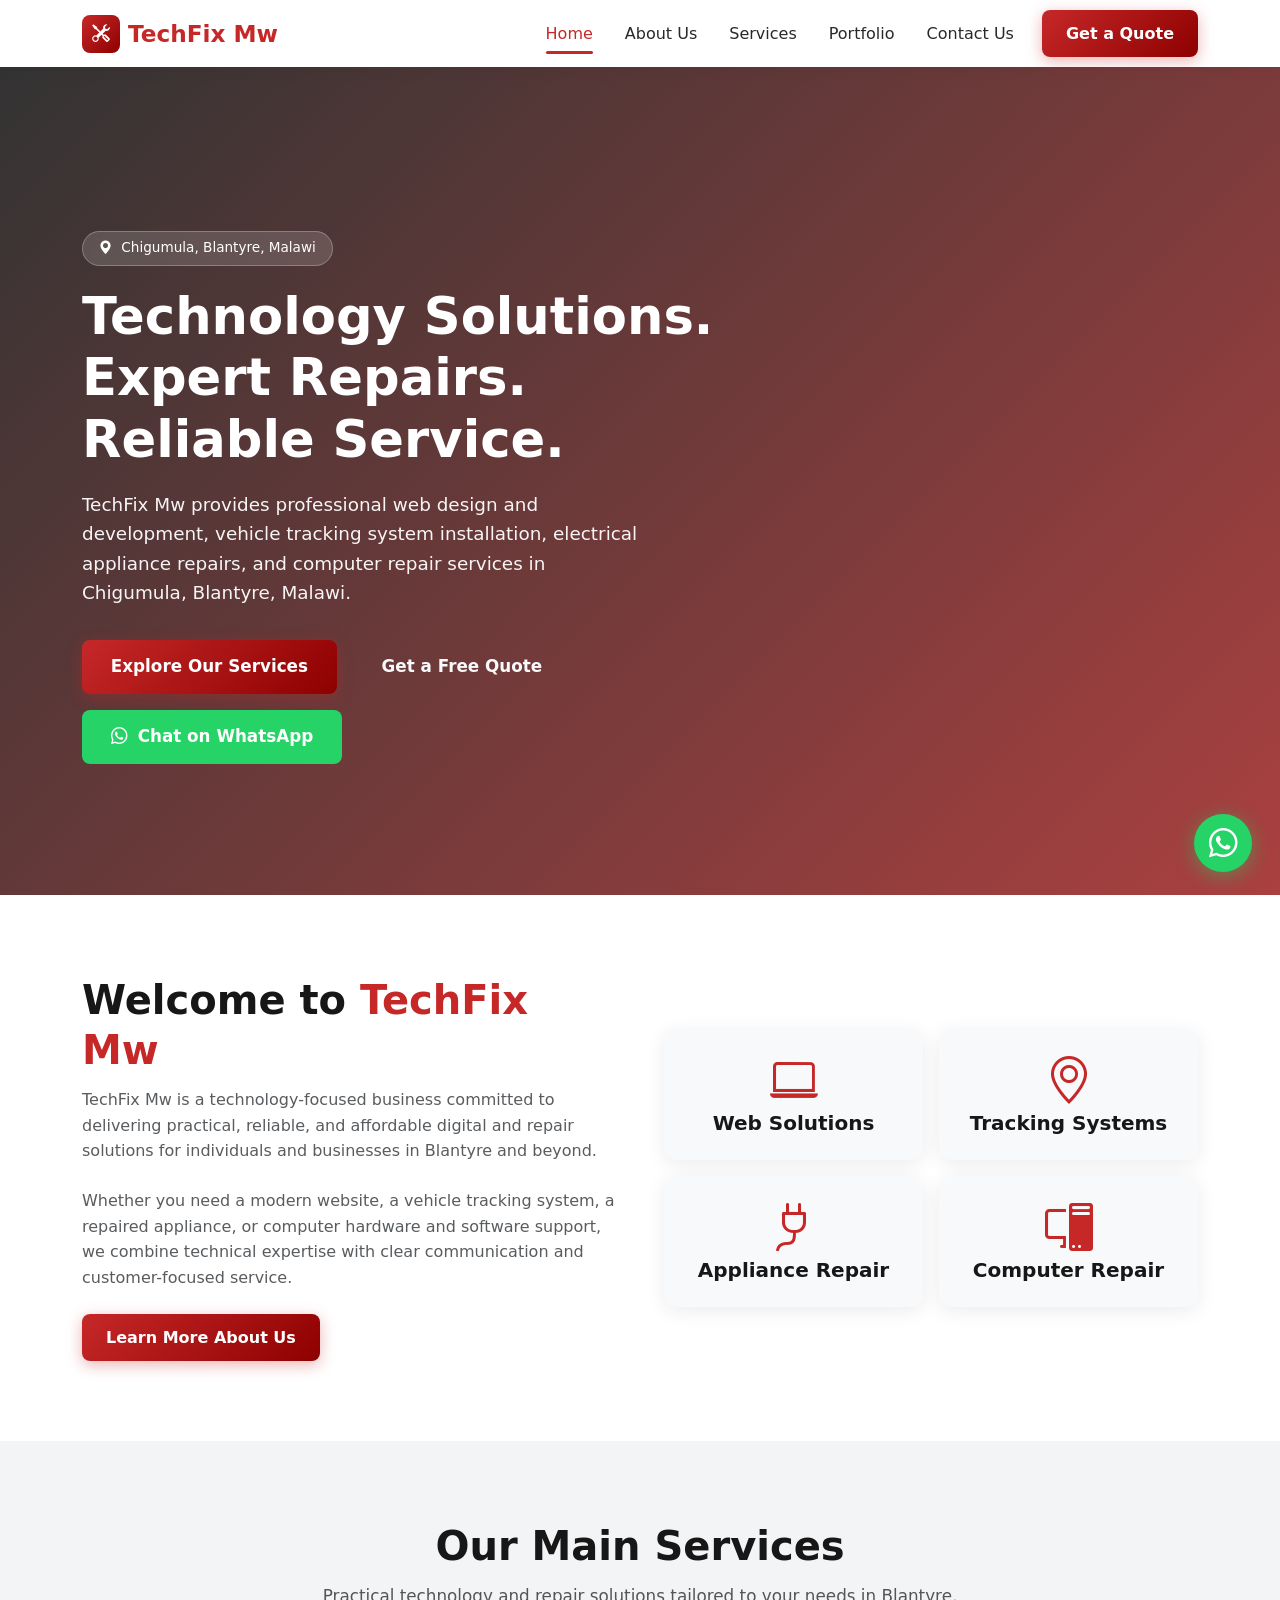
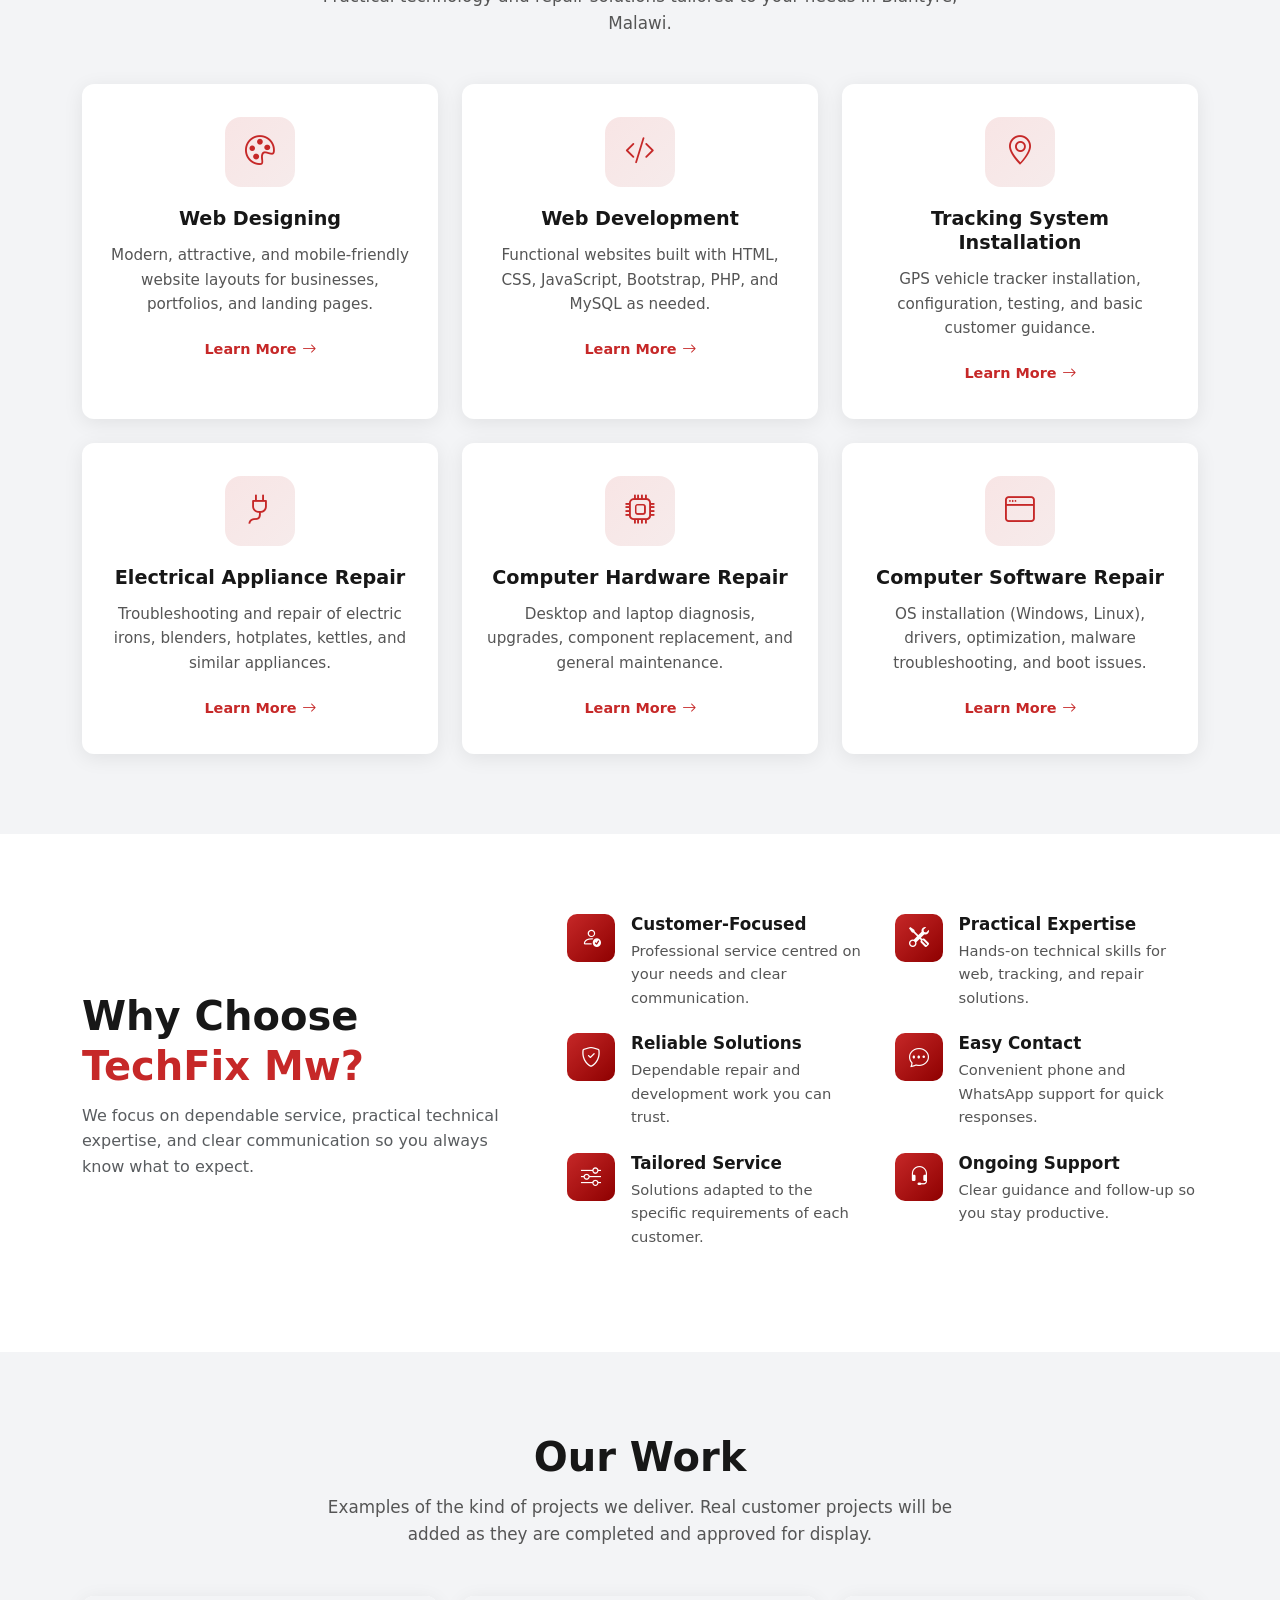
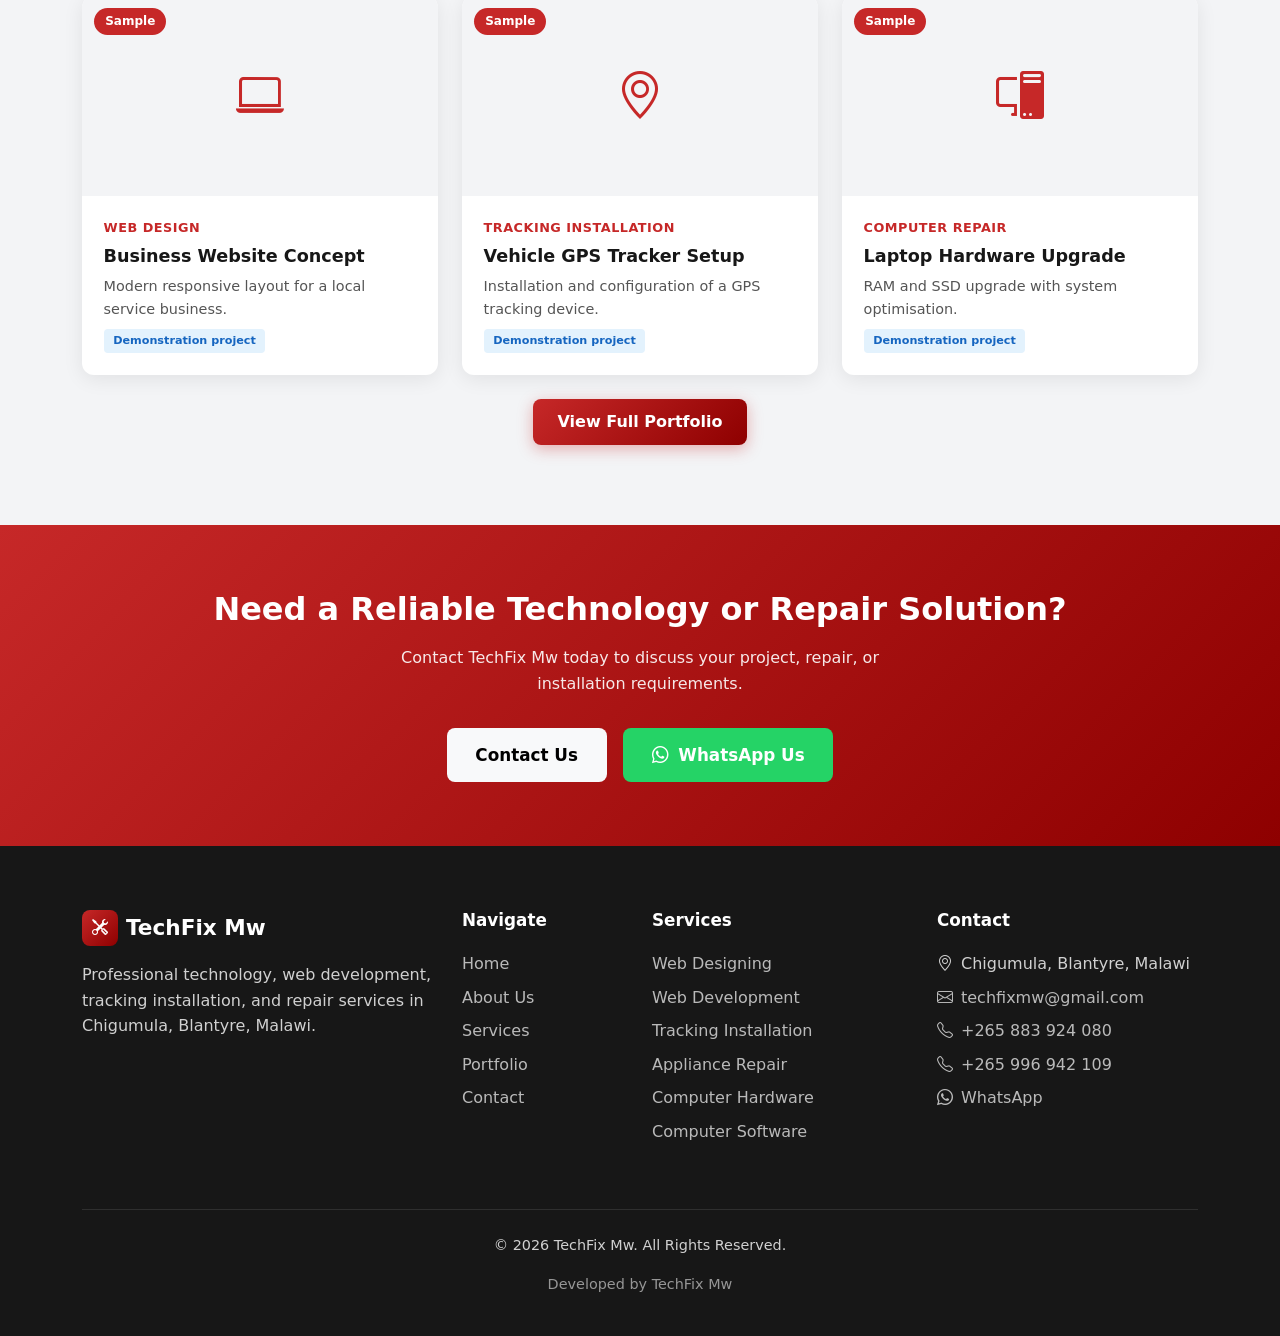
<file: index.html>
<!DOCTYPE html>
<html lang="en">
<head>
  <meta charset="UTF-8">
  <meta name="viewport" content="width=device-width, initial-scale=1.0">
  <title>TechFix Mw | Technology, Web Development & Repair Services</title>
  <meta name="description" content="TechFix Mw provides professional web design, web development, vehicle tracking system installation, electrical appliance repair, and computer repair services in Chigumula, Blantyre, Malawi.">
  <meta name="keywords" content="TechFix Mw Malawi, web design Blantyre, web development Blantyre, vehicle tracking installation Blantyre, computer repair Blantyre, electrical appliance repair Blantyre">
  <meta name="author" content="TechFix Mw">
  <meta property="og:title" content="TechFix Mw | Technology, Web Development & Repair Services">
  <meta property="og:description" content="Professional web design, development, tracking systems, and repair services in Blantyre, Malawi.">
  <meta property="og:type" content="website">
  <meta property="og:locale" content="en_MW">
  <link rel="icon" href="assets/icons/favicon.svg" type="image/svg+xml">
  <link href="https://cdn.jsdelivr.net/npm/bootstrap@5.3.3/dist/css/bootstrap.min.css" rel="stylesheet">
  <link href="https://cdn.jsdelivr.net/npm/bootstrap-icons@1.11.3/font/bootstrap-icons.min.css" rel="stylesheet">
  <link href="css/style.css" rel="stylesheet">
</head>
<body>

  <!-- Navbar -->
  <nav class="navbar navbar-expand-lg sticky-top">
    <div class="container">
      <a class="navbar-brand" href="index.html">
        <span class="logo-icon"><i class="bi bi-tools"></i></span>
        TechFix Mw
      </a>
      <button class="navbar-toggler" type="button" data-bs-toggle="collapse" data-bs-target="#mainNav" aria-controls="mainNav" aria-expanded="false" aria-label="Toggle navigation">
        <span class="navbar-toggler-icon"></span>
      </button>
      <div class="collapse navbar-collapse" id="mainNav">
        <ul class="navbar-nav ms-auto align-items-lg-center">
          <li class="nav-item"><a class="nav-link active" href="index.html">Home</a></li>
          <li class="nav-item"><a class="nav-link" href="about.html">About Us</a></li>
          <li class="nav-item"><a class="nav-link" href="services.html">Services</a></li>
          <li class="nav-item"><a class="nav-link" href="portfolio.html">Portfolio</a></li>
          <li class="nav-item"><a class="nav-link" href="contact.html">Contact Us</a></li>
          <li class="nav-item">
            <a class="btn btn-primary-custom btn-quote" href="contact.html">Get a Quote</a>
          </li>
        </ul>
      </div>
    </div>
  </nav>

  <!-- Hero -->
  <section class="hero">
    <div class="container">
      <div class="row align-items-center">
        <div class="col-lg-8">
          <span class="hero-badge"><i class="bi bi-geo-alt-fill me-1"></i> Chigumula, Blantyre, Malawi</span>
          <h1>Technology Solutions.<br>Expert Repairs.<br>Reliable Service.</h1>
          <p class="lead">TechFix Mw provides professional web design and development, vehicle tracking system installation, electrical appliance repairs, and computer repair services in Chigumula, Blantyre, Malawi.</p>
          <div class="hero-buttons">
            <a href="services.html" class="btn btn-primary-custom btn-lg-custom">Explore Our Services</a>
            <a href="contact.html" class="btn btn-outline-light btn-lg-custom">Get a Free Quote</a>
            <a href="https://wa.me/265883924080?text=Hello%20TechFix%20Mw%2C%20I%20would%20like%20to%20inquire%20about%20your%20services.%20Please%20provide%20more%20information." class="btn btn-whatsapp btn-lg-custom" target="_blank" rel="noopener">
              <i class="bi bi-whatsapp me-1"></i> Chat on WhatsApp
            </a>
          </div>
        </div>
      </div>
    </div>
  </section>

  <!-- Welcome -->
  <section class="section">
    <div class="container">
      <div class="row align-items-center g-5">
        <div class="col-lg-6">
          <h2 class="section-title">Welcome to <span class="text-primary-custom">TechFix Mw</span></h2>
          <p class="text-muted mb-4">TechFix Mw is a technology-focused business committed to delivering practical, reliable, and affordable digital and repair solutions for individuals and businesses in Blantyre and beyond.</p>
          <p class="text-muted mb-4">Whether you need a modern website, a vehicle tracking system, a repaired appliance, or computer hardware and software support, we combine technical expertise with clear communication and customer-focused service.</p>
          <a href="about.html" class="btn btn-primary-custom">Learn More About Us</a>
        </div>
        <div class="col-lg-6">
          <div class="row g-3">
            <div class="col-6">
              <div class="p-4 rounded-custom bg-light text-center h-100 shadow-custom">
                <i class="bi bi-laptop display-5 text-primary-custom mb-2"></i>
                <h5 class="mb-0">Web Solutions</h5>
              </div>
            </div>
            <div class="col-6">
              <div class="p-4 rounded-custom bg-light text-center h-100 shadow-custom">
                <i class="bi bi-geo-alt display-5 text-primary-custom mb-2"></i>
                <h5 class="mb-0">Tracking Systems</h5>
              </div>
            </div>
            <div class="col-6">
              <div class="p-4 rounded-custom bg-light text-center h-100 shadow-custom">
                <i class="bi bi-plug display-5 text-primary-custom mb-2"></i>
                <h5 class="mb-0">Appliance Repair</h5>
              </div>
            </div>
            <div class="col-6">
              <div class="p-4 rounded-custom bg-light text-center h-100 shadow-custom">
                <i class="bi bi-pc-display display-5 text-primary-custom mb-2"></i>
                <h5 class="mb-0">Computer Repair</h5>
              </div>
            </div>
          </div>
        </div>
      </div>
    </div>
  </section>

  <!-- Main Services -->
  <section class="section section-light">
    <div class="container">
      <div class="text-center mb-5">
        <h2 class="section-title">Our Main Services</h2>
        <p class="section-subtitle">Practical technology and repair solutions tailored to your needs in Blantyre, Malawi.</p>
      </div>
      <div class="row g-4">
        <div class="col-md-6 col-lg-4">
          <div class="service-card">
            <div class="service-icon"><i class="bi bi-palette"></i></div>
            <h4>Web Designing</h4>
            <p>Modern, attractive, and mobile-friendly website layouts for businesses, portfolios, and landing pages.</p>
            <a href="services.html#web-designing" class="learn-more">Learn More <i class="bi bi-arrow-right"></i></a>
          </div>
        </div>
        <div class="col-md-6 col-lg-4">
          <div class="service-card">
            <div class="service-icon"><i class="bi bi-code-slash"></i></div>
            <h4>Web Development</h4>
            <p>Functional websites built with HTML, CSS, JavaScript, Bootstrap, PHP, and MySQL as needed.</p>
            <a href="services.html#web-development" class="learn-more">Learn More <i class="bi bi-arrow-right"></i></a>
          </div>
        </div>
        <div class="col-md-6 col-lg-4">
          <div class="service-card">
            <div class="service-icon"><i class="bi bi-geo-alt"></i></div>
            <h4>Tracking System Installation</h4>
            <p>GPS vehicle tracker installation, configuration, testing, and basic customer guidance.</p>
            <a href="services.html#tracking" class="learn-more">Learn More <i class="bi bi-arrow-right"></i></a>
          </div>
        </div>
        <div class="col-md-6 col-lg-4">
          <div class="service-card">
            <div class="service-icon"><i class="bi bi-plug"></i></div>
            <h4>Electrical Appliance Repair</h4>
            <p>Troubleshooting and repair of electric irons, blenders, hotplates, kettles, and similar appliances.</p>
            <a href="services.html#appliance-repair" class="learn-more">Learn More <i class="bi bi-arrow-right"></i></a>
          </div>
        </div>
        <div class="col-md-6 col-lg-4">
          <div class="service-card">
            <div class="service-icon"><i class="bi bi-cpu"></i></div>
            <h4>Computer Hardware Repair</h4>
            <p>Desktop and laptop diagnosis, upgrades, component replacement, and general maintenance.</p>
            <a href="services.html#hardware-repair" class="learn-more">Learn More <i class="bi bi-arrow-right"></i></a>
          </div>
        </div>
        <div class="col-md-6 col-lg-4">
          <div class="service-card">
            <div class="service-icon"><i class="bi bi-window"></i></div>
            <h4>Computer Software Repair</h4>
            <p>OS installation (Windows, Linux), drivers, optimization, malware troubleshooting, and boot issues.</p>
            <a href="services.html#software-repair" class="learn-more">Learn More <i class="bi bi-arrow-right"></i></a>
          </div>
        </div>
      </div>
    </div>
  </section>

  <!-- Why Choose -->
  <section class="section">
    <div class="container">
      <div class="row g-5 align-items-center">
        <div class="col-lg-5">
          <h2 class="section-title">Why Choose <span class="text-primary-custom">TechFix Mw?</span></h2>
          <p class="text-muted">We focus on dependable service, practical technical expertise, and clear communication so you always know what to expect.</p>
        </div>
        <div class="col-lg-7">
          <div class="row">
            <div class="col-md-6">
              <div class="feature-item">
                <div class="feature-icon"><i class="bi bi-person-check"></i></div>
                <div>
                  <h5>Customer-Focused</h5>
                  <p>Professional service centred on your needs and clear communication.</p>
                </div>
              </div>
            </div>
            <div class="col-md-6">
              <div class="feature-item">
                <div class="feature-icon"><i class="bi bi-tools"></i></div>
                <div>
                  <h5>Practical Expertise</h5>
                  <p>Hands-on technical skills for web, tracking, and repair solutions.</p>
                </div>
              </div>
            </div>
            <div class="col-md-6">
              <div class="feature-item">
                <div class="feature-icon"><i class="bi bi-shield-check"></i></div>
                <div>
                  <h5>Reliable Solutions</h5>
                  <p>Dependable repair and development work you can trust.</p>
                </div>
              </div>
            </div>
            <div class="col-md-6">
              <div class="feature-item">
                <div class="feature-icon"><i class="bi bi-chat-dots"></i></div>
                <div>
                  <h5>Easy Contact</h5>
                  <p>Convenient phone and WhatsApp support for quick responses.</p>
                </div>
              </div>
            </div>
            <div class="col-md-6">
              <div class="feature-item">
                <div class="feature-icon"><i class="bi bi-sliders"></i></div>
                <div>
                  <h5>Tailored Service</h5>
                  <p>Solutions adapted to the specific requirements of each customer.</p>
                </div>
              </div>
            </div>
            <div class="col-md-6">
              <div class="feature-item">
                <div class="feature-icon"><i class="bi bi-headset"></i></div>
                <div>
                  <h5>Ongoing Support</h5>
                  <p>Clear guidance and follow-up so you stay productive.</p>
                </div>
              </div>
            </div>
          </div>
        </div>
      </div>
    </div>
  </section>

  <!-- Our Work Preview -->
  <section class="section section-light">
    <div class="container">
      <div class="text-center mb-5">
        <h2 class="section-title">Our Work</h2>
        <p class="section-subtitle">Examples of the kind of projects we deliver. Real customer projects will be added as they are completed and approved for display.</p>
      </div>
      <div class="row g-4">
        <div class="col-md-6 col-lg-4">
          <div class="portfolio-card">
            <div class="portfolio-img">
              <i class="bi bi-laptop"></i>
              <span class="portfolio-badge">Sample</span>
            </div>
            <div class="portfolio-body">
              <div class="category">Web Design</div>
              <h5>Business Website Concept</h5>
              <p>Modern responsive layout for a local service business.</p>
              <span class="sample-tag">Demonstration project</span>
            </div>
          </div>
        </div>
        <div class="col-md-6 col-lg-4">
          <div class="portfolio-card">
            <div class="portfolio-img">
              <i class="bi bi-geo-alt"></i>
              <span class="portfolio-badge">Sample</span>
            </div>
            <div class="portfolio-body">
              <div class="category">Tracking Installation</div>
              <h5>Vehicle GPS Tracker Setup</h5>
              <p>Installation and configuration of a GPS tracking device.</p>
              <span class="sample-tag">Demonstration project</span>
            </div>
          </div>
        </div>
        <div class="col-md-6 col-lg-4">
          <div class="portfolio-card">
            <div class="portfolio-img">
              <i class="bi bi-pc-display"></i>
              <span class="portfolio-badge">Sample</span>
            </div>
            <div class="portfolio-body">
              <div class="category">Computer Repair</div>
              <h5>Laptop Hardware Upgrade</h5>
              <p>RAM and SSD upgrade with system optimisation.</p>
              <span class="sample-tag">Demonstration project</span>
            </div>
          </div>
        </div>
      </div>
      <div class="text-center mt-4">
        <a href="portfolio.html" class="btn btn-primary-custom">View Full Portfolio</a>
      </div>
    </div>
  </section>

  <!-- CTA -->
  <section class="cta-banner">
    <div class="container">
      <h2>Need a Reliable Technology or Repair Solution?</h2>
      <p>Contact TechFix Mw today to discuss your project, repair, or installation requirements.</p>
      <div class="d-flex flex-wrap justify-content-center gap-3">
        <a href="contact.html" class="btn btn-light btn-lg-custom">Contact Us</a>
        <a href="https://wa.me/265883924080?text=Hello%20TechFix%20Mw%2C%20I%20would%20like%20to%20inquire%20about%20your%20services.%20Please%20provide%20more%20information." class="btn btn-whatsapp btn-lg-custom" target="_blank" rel="noopener">
          <i class="bi bi-whatsapp me-1"></i> WhatsApp Us
        </a>
      </div>
    </div>
  </section>

  <!-- Footer -->
  <footer class="footer">
    <div class="container">
      <div class="row g-4">
        <div class="col-lg-4">
          <a href="index.html" class="footer-logo">
            <span class="logo-icon"><i class="bi bi-tools"></i></span>
            TechFix Mw
          </a>
          <p class="mt-2">Professional technology, web development, tracking installation, and repair services in Chigumula, Blantyre, Malawi.</p>
        </div>
        <div class="col-6 col-lg-2">
          <h5>Navigate</h5>
          <ul class="footer-links">
            <li><a href="index.html">Home</a></li>
            <li><a href="about.html">About Us</a></li>
            <li><a href="services.html">Services</a></li>
            <li><a href="portfolio.html">Portfolio</a></li>
            <li><a href="contact.html">Contact</a></li>
          </ul>
        </div>
        <div class="col-6 col-lg-3">
          <h5>Services</h5>
          <ul class="footer-links">
            <li><a href="services.html#web-designing">Web Designing</a></li>
            <li><a href="services.html#web-development">Web Development</a></li>
            <li><a href="services.html#tracking">Tracking Installation</a></li>
            <li><a href="services.html#appliance-repair">Appliance Repair</a></li>
            <li><a href="services.html#hardware-repair">Computer Hardware</a></li>
            <li><a href="services.html#software-repair">Computer Software</a></li>
          </ul>
        </div>
        <div class="col-lg-3">
          <h5>Contact</h5>
          <ul class="footer-links">
            <li><i class="bi bi-geo-alt me-2"></i>Chigumula, Blantyre, Malawi</li>
            <li><a href="mailto:techfixmw@gmail.com"><i class="bi bi-envelope me-2"></i>techfixmw@gmail.com</a></li>
            <li><a href="tel:+265883924080"><i class="bi bi-telephone me-2"></i>+265 883 924 080</a></li>
            <li><a href="tel:+265996942109"><i class="bi bi-telephone me-2"></i>+265 996 942 109</a></li>
            <li><a href="https://wa.me/265883924080" target="_blank" rel="noopener"><i class="bi bi-whatsapp me-2"></i>WhatsApp</a></li>
          </ul>
        </div>
      </div>
      <div class="footer-bottom">
        <p>&copy; <span id="currentYear">2025</span> TechFix Mw. All Rights Reserved.</p>
        <p class="credit">Developed by TechFix Mw</p>
      </div>
    </div>
  </footer>

  <!-- Floating WhatsApp -->
  <a href="https://wa.me/265883924080?text=Hello%20TechFix%20Mw%2C%20I%20would%20like%20to%20inquire%20about%20your%20services.%20Please%20provide%20more%20information." class="whatsapp-float" target="_blank" rel="noopener" aria-label="Chat on WhatsApp">
    <i class="bi bi-whatsapp"></i>
  </a>

  <script src="https://cdn.jsdelivr.net/npm/bootstrap@5.3.3/dist/js/bootstrap.bundle.min.js"></script>
  <script src="js/main.js"></script>
</body>
</html>
</file>
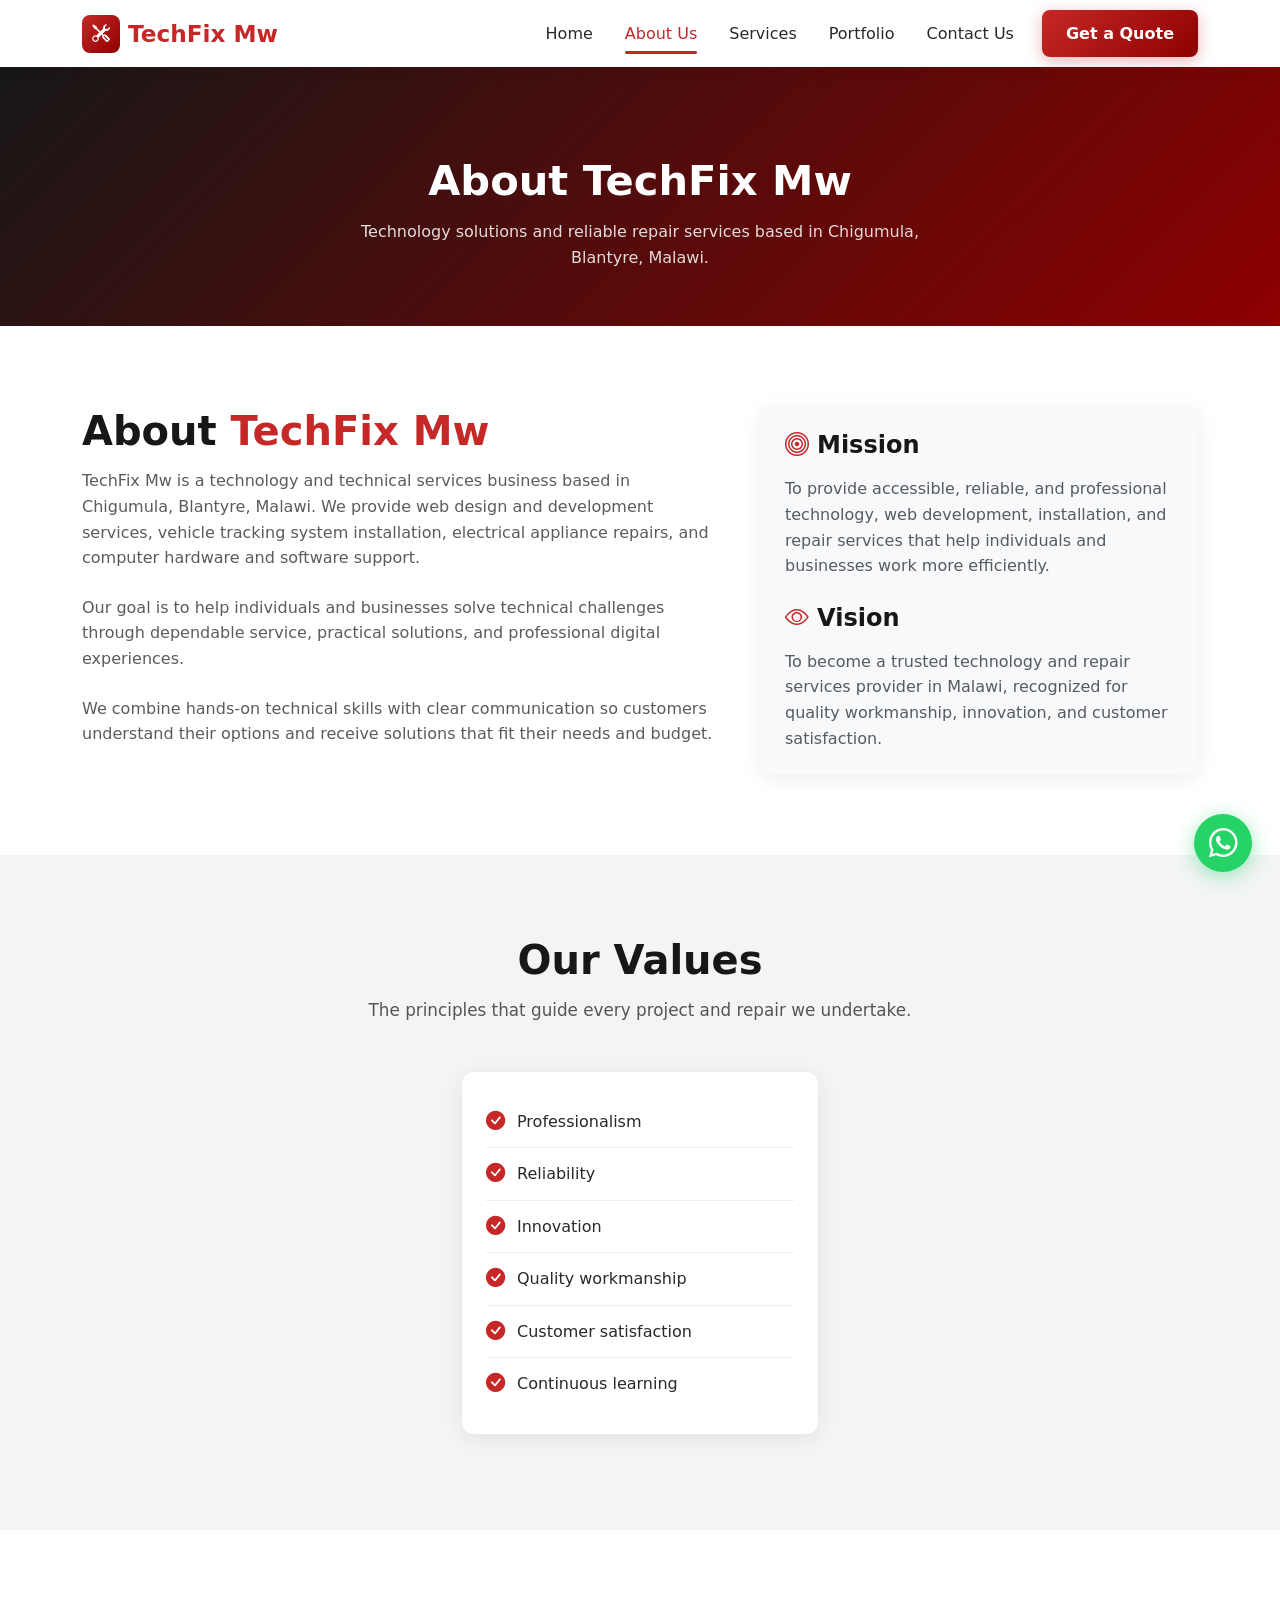
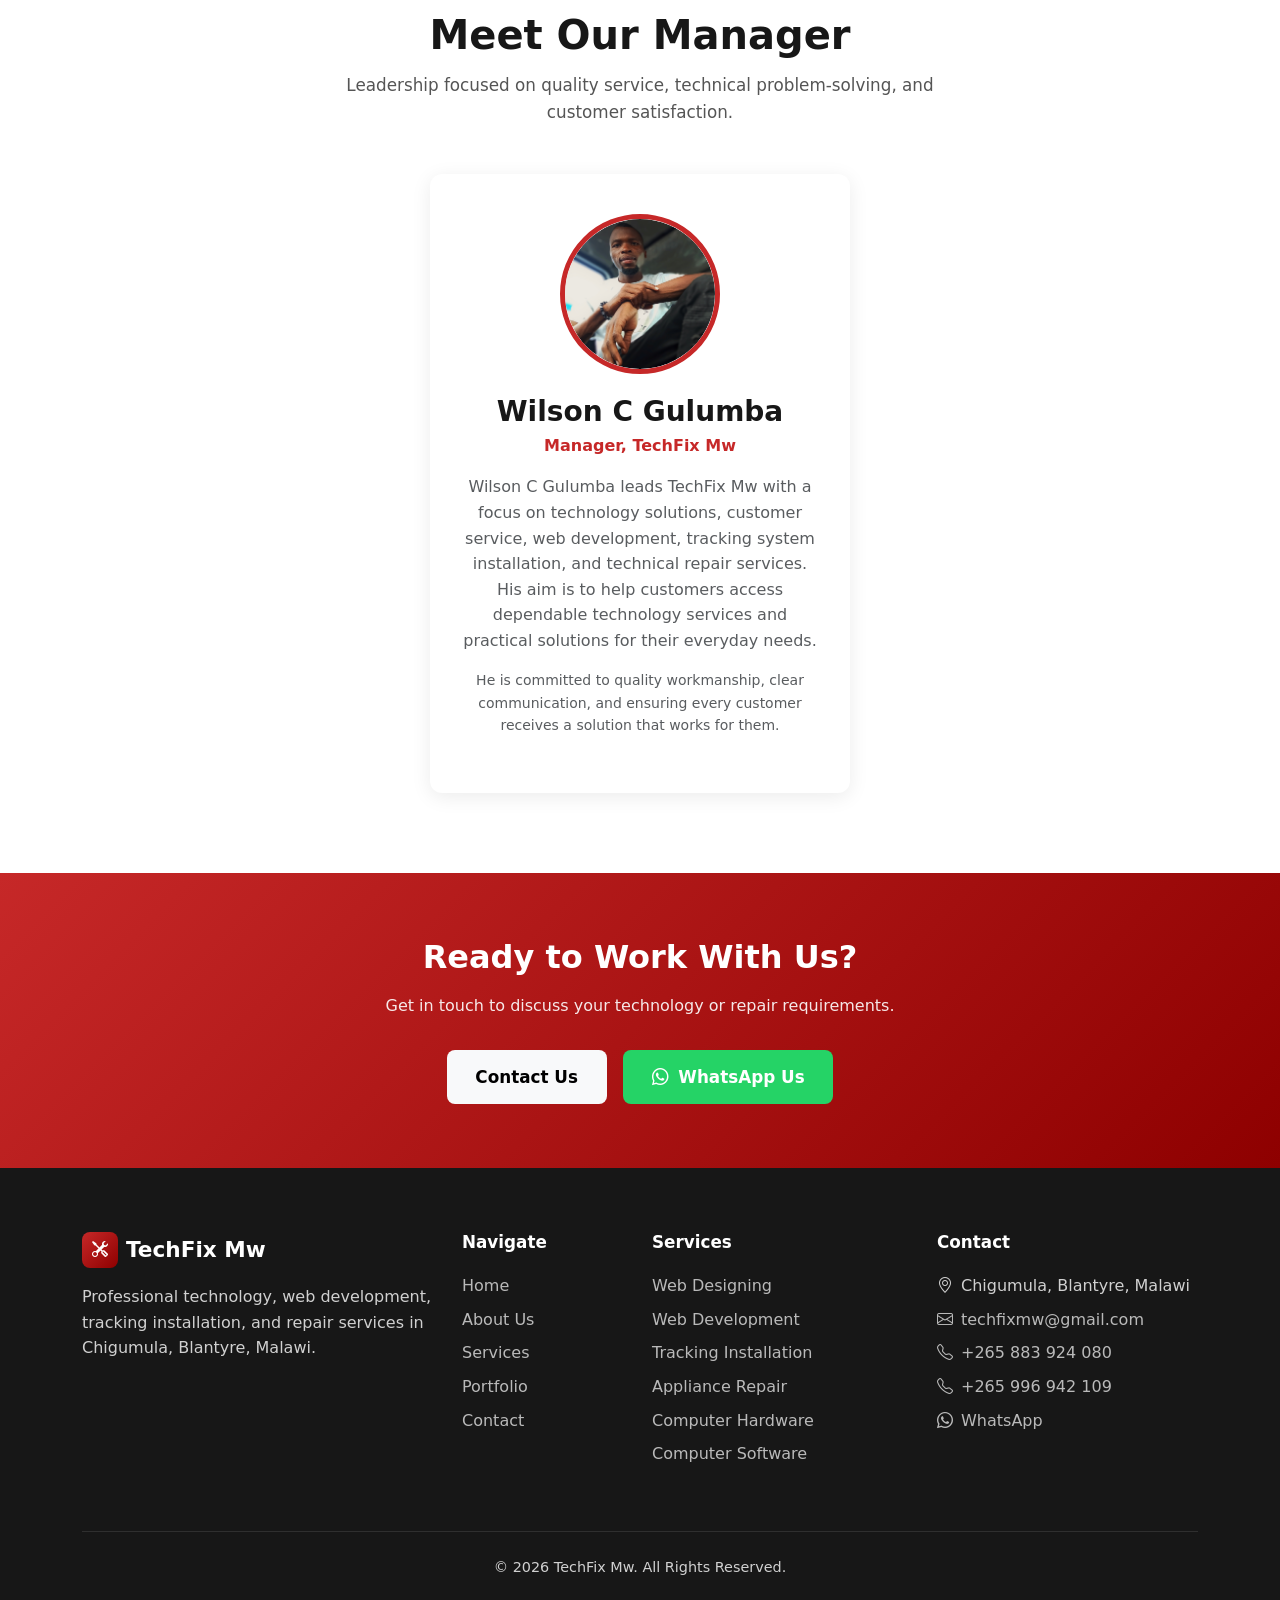
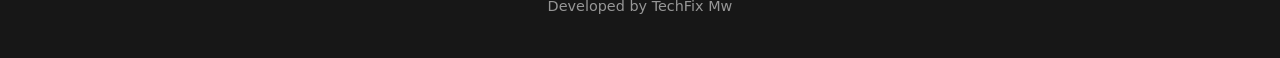
<file: about.html>
<!DOCTYPE html>
<html lang="en">
<head>
  <meta charset="UTF-8">
  <meta name="viewport" content="width=device-width, initial-scale=1.0">
  <title>About Us | TechFix Mw – Technology & Repair Services in Blantyre</title>
  <meta name="description" content="Learn about TechFix Mw, our mission, vision, values, and manager Wilson C Gulumba. Technology and repair services in Chigumula, Blantyre, Malawi.">
  <meta name="keywords" content="TechFix Mw about, Wilson C Gulumba, technology services Blantyre, computer repair Malawi">
  <link rel="icon" href="assets/icons/favicon.svg" type="image/svg+xml">
  <link href="https://cdn.jsdelivr.net/npm/bootstrap@5.3.3/dist/css/bootstrap.min.css" rel="stylesheet">
  <link href="https://cdn.jsdelivr.net/npm/bootstrap-icons@1.11.3/font/bootstrap-icons.min.css" rel="stylesheet">
  <link href="css/style.css" rel="stylesheet">
</head>
<body>

  <!-- Navbar -->
  <nav class="navbar navbar-expand-lg sticky-top">
    <div class="container">
      <a class="navbar-brand" href="index.html">
        <span class="logo-icon"><i class="bi bi-tools"></i></span>
        TechFix Mw
      </a>
      <button class="navbar-toggler" type="button" data-bs-toggle="collapse" data-bs-target="#mainNav" aria-controls="mainNav" aria-expanded="false" aria-label="Toggle navigation">
        <span class="navbar-toggler-icon"></span>
      </button>
      <div class="collapse navbar-collapse" id="mainNav">
        <ul class="navbar-nav ms-auto align-items-lg-center">
          <li class="nav-item"><a class="nav-link" href="index.html">Home</a></li>
          <li class="nav-item"><a class="nav-link active" href="about.html">About Us</a></li>
          <li class="nav-item"><a class="nav-link" href="services.html">Services</a></li>
          <li class="nav-item"><a class="nav-link" href="portfolio.html">Portfolio</a></li>
          <li class="nav-item"><a class="nav-link" href="contact.html">Contact Us</a></li>
          <li class="nav-item">
            <a class="btn btn-primary-custom btn-quote" href="contact.html">Get a Quote</a>
          </li>
        </ul>
      </div>
    </div>
  </nav>

  <!-- Page Header -->
  <section class="page-header">
    <div class="container">
      <h1>About TechFix Mw</h1>
      <p>Technology solutions and reliable repair services based in Chigumula, Blantyre, Malawi.</p>
    </div>
  </section>

  <!-- About Content -->
  <section class="section">
    <div class="container">
      <div class="row g-5">
        <div class="col-lg-7">
          <h2 class="section-title">About <span class="text-primary-custom">TechFix Mw</span></h2>
          <p class="text-muted mb-4">TechFix Mw is a technology and technical services business based in Chigumula, Blantyre, Malawi. We provide web design and development services, vehicle tracking system installation, electrical appliance repairs, and computer hardware and software support.</p>
          <p class="text-muted mb-4">Our goal is to help individuals and businesses solve technical challenges through dependable service, practical solutions, and professional digital experiences.</p>
          <p class="text-muted">We combine hands-on technical skills with clear communication so customers understand their options and receive solutions that fit their needs and budget.</p>
        </div>
        <div class="col-lg-5">
          <div class="p-4 rounded-custom bg-light shadow-custom h-100">
            <h4 class="mb-3"><i class="bi bi-bullseye text-primary-custom me-2"></i>Mission</h4>
            <p class="text-muted mb-4">To provide accessible, reliable, and professional technology, web development, installation, and repair services that help individuals and businesses work more efficiently.</p>
            <h4 class="mb-3"><i class="bi bi-eye text-primary-custom me-2"></i>Vision</h4>
            <p class="text-muted mb-0">To become a trusted technology and repair services provider in Malawi, recognized for quality workmanship, innovation, and customer satisfaction.</p>
          </div>
        </div>
      </div>
    </div>
  </section>

  <!-- Values -->
  <section class="section section-light">
    <div class="container">
      <div class="text-center mb-5">
        <h2 class="section-title">Our Values</h2>
        <p class="section-subtitle">The principles that guide every project and repair we undertake.</p>
      </div>
      <div class="row g-4 justify-content-center">
        <div class="col-md-6 col-lg-4">
          <ul class="values-list bg-white p-4 rounded-custom shadow-custom">
            <li><i class="bi bi-check-circle-fill"></i> Professionalism</li>
            <li><i class="bi bi-check-circle-fill"></i> Reliability</li>
            <li><i class="bi bi-check-circle-fill"></i> Innovation</li>
            <li><i class="bi bi-check-circle-fill"></i> Quality workmanship</li>
            <li><i class="bi bi-check-circle-fill"></i> Customer satisfaction</li>
            <li><i class="bi bi-check-circle-fill"></i> Continuous learning</li>
          </ul>
        </div>
      </div>
    </div>
  </section>

  <!-- Manager -->
  <section class="section">
    <div class="container">
      <div class="text-center mb-5">
        <h2 class="section-title">Meet Our Manager</h2>
        <p class="section-subtitle">Leadership focused on quality service, technical problem-solving, and customer satisfaction.</p>
      </div>
      <div class="row justify-content-center">
        <div class="col-md-8 col-lg-5">
          <div class="manager-card">
            <!--
              MANAGER PHOTO
              1. Put your photo here:  assets/images/wilson-gulumba.jpg
              2. The image will fill the red circle on phones and desktops.
              3. The person icon only appears if the image file is missing.
            -->
            <div class="manager-photo">
              <img
                src="assets/images/wilson-gulumba.jpg"
                alt="Wilson C Gulumba, Manager of TechFix Mw"
                width="160"
                height="160"
                loading="lazy"
                onerror="this.remove();">
              <i class="bi bi-person-fill manager-photo-fallback" aria-hidden="true"></i>
            </div>
            <h3>Wilson C Gulumba</h3>
            <p class="position">Manager, TechFix Mw</p>
            <p class="text-muted">Wilson C Gulumba leads TechFix Mw with a focus on technology solutions, customer service, web development, tracking system installation, and technical repair services. His aim is to help customers access dependable technology services and practical solutions for their everyday needs.</p>
            <p class="text-muted small mt-3">He is committed to quality workmanship, clear communication, and ensuring every customer receives a solution that works for them.</p>
          </div>
        </div>
      </div>
    </div>
  </section>

  <!-- CTA -->
  <section class="cta-banner">
    <div class="container">
      <h2>Ready to Work With Us?</h2>
      <p>Get in touch to discuss your technology or repair requirements.</p>
      <div class="d-flex flex-wrap justify-content-center gap-3">
        <a href="contact.html" class="btn btn-light btn-lg-custom">Contact Us</a>
        <a href="https://wa.me/265883924080?text=Hello%20TechFix%20Mw%2C%20I%20would%20like%20to%20inquire%20about%20your%20services.%20Please%20provide%20more%20information." class="btn btn-whatsapp btn-lg-custom" target="_blank" rel="noopener">
          <i class="bi bi-whatsapp me-1"></i> WhatsApp Us
        </a>
      </div>
    </div>
  </section>

  <!-- Footer -->
  <footer class="footer">
    <div class="container">
      <div class="row g-4">
        <div class="col-lg-4">
          <a href="index.html" class="footer-logo">
            <span class="logo-icon"><i class="bi bi-tools"></i></span>
            TechFix Mw
          </a>
          <p class="mt-2">Professional technology, web development, tracking installation, and repair services in Chigumula, Blantyre, Malawi.</p>
        </div>
        <div class="col-6 col-lg-2">
          <h5>Navigate</h5>
          <ul class="footer-links">
            <li><a href="index.html">Home</a></li>
            <li><a href="about.html">About Us</a></li>
            <li><a href="services.html">Services</a></li>
            <li><a href="portfolio.html">Portfolio</a></li>
            <li><a href="contact.html">Contact</a></li>
          </ul>
        </div>
        <div class="col-6 col-lg-3">
          <h5>Services</h5>
          <ul class="footer-links">
            <li><a href="services.html#web-designing">Web Designing</a></li>
            <li><a href="services.html#web-development">Web Development</a></li>
            <li><a href="services.html#tracking">Tracking Installation</a></li>
            <li><a href="services.html#appliance-repair">Appliance Repair</a></li>
            <li><a href="services.html#hardware-repair">Computer Hardware</a></li>
            <li><a href="services.html#software-repair">Computer Software</a></li>
          </ul>
        </div>
        <div class="col-lg-3">
          <h5>Contact</h5>
          <ul class="footer-links">
            <li><i class="bi bi-geo-alt me-2"></i>Chigumula, Blantyre, Malawi</li>
            <li><a href="mailto:techfixmw@gmail.com"><i class="bi bi-envelope me-2"></i>techfixmw@gmail.com</a></li>
            <li><a href="tel:+265883924080"><i class="bi bi-telephone me-2"></i>+265 883 924 080</a></li>
            <li><a href="tel:+265996942109"><i class="bi bi-telephone me-2"></i>+265 996 942 109</a></li>
            <li><a href="https://wa.me/265883924080" target="_blank" rel="noopener"><i class="bi bi-whatsapp me-2"></i>WhatsApp</a></li>
          </ul>
        </div>
      </div>
      <div class="footer-bottom">
        <p>&copy; <span id="currentYear">2025</span> TechFix Mw. All Rights Reserved.</p>
        <p class="credit">Developed by TechFix Mw</p>
      </div>
    </div>
  </footer>

  <a href="https://wa.me/265883924080?text=Hello%20TechFix%20Mw%2C%20I%20would%20like%20to%20inquire%20about%20your%20services.%20Please%20provide%20more%20information." class="whatsapp-float" target="_blank" rel="noopener" aria-label="Chat on WhatsApp">
    <i class="bi bi-whatsapp"></i>
  </a>

  <script src="https://cdn.jsdelivr.net/npm/bootstrap@5.3.3/dist/js/bootstrap.bundle.min.js"></script>
  <script src="js/main.js"></script>
</body>
</html>
</file>
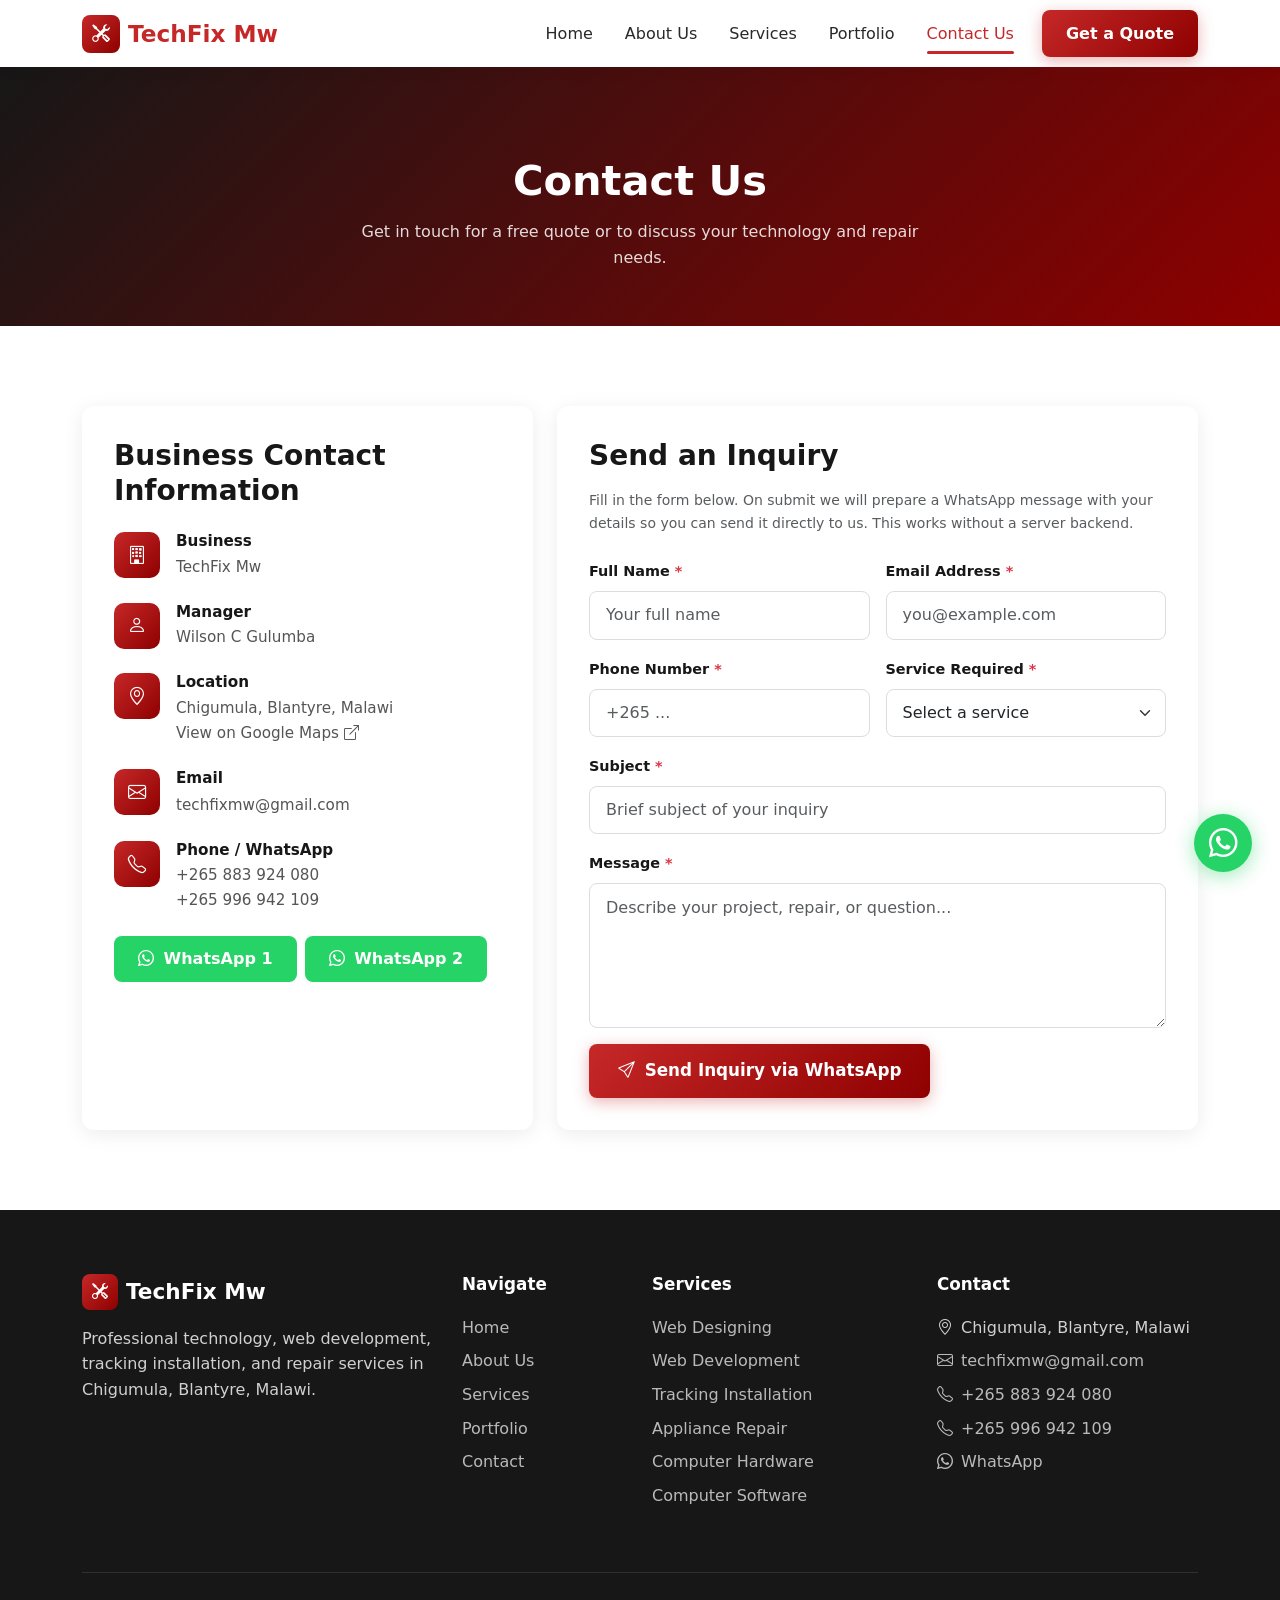
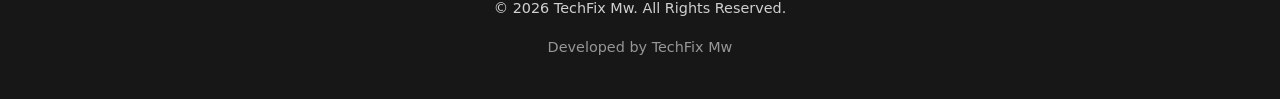
<file: contact.html>
<!DOCTYPE html>
<html lang="en">
<head>
  <meta charset="UTF-8">
  <meta name="viewport" content="width=device-width, initial-scale=1.0">
  <title>Contact Us | TechFix Mw – Get a Quote in Blantyre, Malawi</title>
  <meta name="description" content="Contact TechFix Mw in Chigumula, Blantyre. Call, WhatsApp, or send a message for web design, tracking installation, computer repair, and appliance repair services.">
  <meta name="keywords" content="contact TechFix Mw, quote Blantyre, computer repair contact Malawi, web design quote Blantyre">
  <link rel="icon" href="assets/icons/favicon.svg" type="image/svg+xml">
  <link href="https://cdn.jsdelivr.net/npm/bootstrap@5.3.3/dist/css/bootstrap.min.css" rel="stylesheet">
  <link href="https://cdn.jsdelivr.net/npm/bootstrap-icons@1.11.3/font/bootstrap-icons.min.css" rel="stylesheet">
  <link href="css/style.css" rel="stylesheet">
</head>
<body>

  <!-- Navbar -->
  <nav class="navbar navbar-expand-lg sticky-top">
    <div class="container">
      <a class="navbar-brand" href="index.html">
        <span class="logo-icon"><i class="bi bi-tools"></i></span>
        TechFix Mw
      </a>
      <button class="navbar-toggler" type="button" data-bs-toggle="collapse" data-bs-target="#mainNav" aria-controls="mainNav" aria-expanded="false" aria-label="Toggle navigation">
        <span class="navbar-toggler-icon"></span>
      </button>
      <div class="collapse navbar-collapse" id="mainNav">
        <ul class="navbar-nav ms-auto align-items-lg-center">
          <li class="nav-item"><a class="nav-link" href="index.html">Home</a></li>
          <li class="nav-item"><a class="nav-link" href="about.html">About Us</a></li>
          <li class="nav-item"><a class="nav-link" href="services.html">Services</a></li>
          <li class="nav-item"><a class="nav-link" href="portfolio.html">Portfolio</a></li>
          <li class="nav-item"><a class="nav-link active" href="contact.html">Contact Us</a></li>
          <li class="nav-item">
            <a class="btn btn-primary-custom btn-quote" href="contact.html">Get a Quote</a>
          </li>
        </ul>
      </div>
    </div>
  </nav>

  <!-- Page Header -->
  <section class="page-header">
    <div class="container">
      <h1>Contact Us</h1>
      <p>Get in touch for a free quote or to discuss your technology and repair needs.</p>
    </div>
  </section>

  <!-- Contact Section -->
  <section class="section">
    <div class="container">
      <div class="row g-4">
        <!-- Contact Info -->
        <div class="col-lg-5">
          <div class="contact-info-card">
            <h3 class="mb-4">Business Contact Information</h3>

            <div class="contact-item">
              <div class="contact-icon"><i class="bi bi-building"></i></div>
              <div>
                <h6>Business</h6>
                <p>TechFix Mw</p>
              </div>
            </div>

            <div class="contact-item">
              <div class="contact-icon"><i class="bi bi-person"></i></div>
              <div>
                <h6>Manager</h6>
                <p>Wilson C Gulumba</p>
              </div>
            </div>

            <div class="contact-item">
              <div class="contact-icon"><i class="bi bi-geo-alt"></i></div>
              <div>
                <h6>Location</h6>
                <p>Chigumula, Blantyre, Malawi</p>
                <a href="https://www.google.com/maps/search/?api=1&query=Chigumula+Blantyre+Malawi" target="_blank" rel="noopener" class="small">View on Google Maps <i class="bi bi-box-arrow-up-right"></i></a>
              </div>
            </div>

            <div class="contact-item">
              <div class="contact-icon"><i class="bi bi-envelope"></i></div>
              <div>
                <h6>Email</h6>
                <a href="mailto:techfixmw@gmail.com">techfixmw@gmail.com</a>
              </div>
            </div>

            <div class="contact-item">
              <div class="contact-icon"><i class="bi bi-telephone"></i></div>
              <div>
                <h6>Phone / WhatsApp</h6>
                <p>
                  <a href="tel:+265883924080">+265 883 924 080</a><br>
                  <a href="tel:+265996942109">+265 996 942 109</a>
                </p>
              </div>
            </div>

            <div class="mt-4 d-flex flex-wrap gap-2">
              <a href="https://wa.me/265883924080?text=Hello%20TechFix%20Mw%2C%20I%20would%20like%20to%20inquire%20about%20your%20services.%20Please%20provide%20more%20information." class="btn btn-whatsapp" target="_blank" rel="noopener">
                <i class="bi bi-whatsapp me-1"></i> WhatsApp 1
              </a>
              <a href="https://wa.me/265996942109?text=Hello%20TechFix%20Mw%2C%20I%20would%20like%20to%20inquire%20about%20your%20services.%20Please%20provide%20more%20information." class="btn btn-whatsapp" target="_blank" rel="noopener">
                <i class="bi bi-whatsapp me-1"></i> WhatsApp 2
              </a>
            </div>
          </div>
        </div>

        <!-- Contact Form -->
        <div class="col-lg-7">
          <div class="contact-form">
            <h3 class="mb-3">Send an Inquiry</h3>
            <p class="text-muted small mb-4">Fill in the form below. On submit we will prepare a WhatsApp message with your details so you can send it directly to us. This works without a server backend.</p>

            <form id="contactForm" novalidate>
              <div class="row g-3">
                <div class="col-md-6">
                  <label for="fullName" class="form-label">Full Name <span class="text-danger">*</span></label>
                  <input type="text" class="form-control" id="fullName" name="fullName" required placeholder="Your full name">
                  <div class="invalid-feedback">Please enter your full name.</div>
                </div>
                <div class="col-md-6">
                  <label for="email" class="form-label">Email Address <span class="text-danger">*</span></label>
                  <input type="email" class="form-control" id="email" name="email" required placeholder="you@example.com">
                  <div class="invalid-feedback">Please enter a valid email address.</div>
                </div>
                <div class="col-md-6">
                  <label for="phone" class="form-label">Phone Number <span class="text-danger">*</span></label>
                  <input type="tel" class="form-control" id="phone" name="phone" required placeholder="+265 ...">
                  <div class="invalid-feedback">Please enter your phone number.</div>
                </div>
                <div class="col-md-6">
                  <label for="service" class="form-label">Service Required <span class="text-danger">*</span></label>
                  <select class="form-select" id="service" name="service" required>
                    <option value="" selected disabled>Select a service</option>
                    <option value="web-designing">Web Designing</option>
                    <option value="web-development">Web Development</option>
                    <option value="tracking">Tracking System Installation</option>
                    <option value="appliance-repair">Electrical Appliance Repair</option>
                    <option value="hardware-repair">Computer Hardware Repair</option>
                    <option value="software-repair">Computer Software Repair / OS Installation</option>
                    <option value="other">Other / General Inquiry</option>
                  </select>
                  <div class="invalid-feedback">Please select a service.</div>
                </div>
                <div class="col-12">
                  <label for="subject" class="form-label">Subject <span class="text-danger">*</span></label>
                  <input type="text" class="form-control" id="subject" name="subject" required placeholder="Brief subject of your inquiry">
                  <div class="invalid-feedback">Please enter a subject.</div>
                </div>
                <div class="col-12">
                  <label for="message" class="form-label">Message <span class="text-danger">*</span></label>
                  <textarea class="form-control" id="message" name="message" rows="5" required placeholder="Describe your project, repair, or question..."></textarea>
                  <div class="invalid-feedback">Please enter a message (at least 10 characters).</div>
                </div>
                <div class="col-12">
                  <button type="submit" class="btn btn-primary-custom btn-lg-custom">
                    <i class="bi bi-send me-1"></i> Send Inquiry via WhatsApp
                  </button>
                </div>
              </div>
            </form>
          </div>
        </div>
      </div>
    </div>
  </section>

  <!-- Footer -->
  <footer class="footer">
    <div class="container">
      <div class="row g-4">
        <div class="col-lg-4">
          <a href="index.html" class="footer-logo">
            <span class="logo-icon"><i class="bi bi-tools"></i></span>
            TechFix Mw
          </a>
          <p class="mt-2">Professional technology, web development, tracking installation, and repair services in Chigumula, Blantyre, Malawi.</p>
        </div>
        <div class="col-6 col-lg-2">
          <h5>Navigate</h5>
          <ul class="footer-links">
            <li><a href="index.html">Home</a></li>
            <li><a href="about.html">About Us</a></li>
            <li><a href="services.html">Services</a></li>
            <li><a href="portfolio.html">Portfolio</a></li>
            <li><a href="contact.html">Contact</a></li>
          </ul>
        </div>
        <div class="col-6 col-lg-3">
          <h5>Services</h5>
          <ul class="footer-links">
            <li><a href="services.html#web-designing">Web Designing</a></li>
            <li><a href="services.html#web-development">Web Development</a></li>
            <li><a href="services.html#tracking">Tracking Installation</a></li>
            <li><a href="services.html#appliance-repair">Appliance Repair</a></li>
            <li><a href="services.html#hardware-repair">Computer Hardware</a></li>
            <li><a href="services.html#software-repair">Computer Software</a></li>
          </ul>
        </div>
        <div class="col-lg-3">
          <h5>Contact</h5>
          <ul class="footer-links">
            <li><i class="bi bi-geo-alt me-2"></i>Chigumula, Blantyre, Malawi</li>
            <li><a href="mailto:techfixmw@gmail.com"><i class="bi bi-envelope me-2"></i>techfixmw@gmail.com</a></li>
            <li><a href="tel:+265883924080"><i class="bi bi-telephone me-2"></i>+265 883 924 080</a></li>
            <li><a href="tel:+265996942109"><i class="bi bi-telephone me-2"></i>+265 996 942 109</a></li>
            <li><a href="https://wa.me/265883924080" target="_blank" rel="noopener"><i class="bi bi-whatsapp me-2"></i>WhatsApp</a></li>
          </ul>
        </div>
      </div>
      <div class="footer-bottom">
        <p>&copy; <span id="currentYear">2025</span> TechFix Mw. All Rights Reserved.</p>
        <p class="credit">Developed by TechFix Mw</p>
      </div>
    </div>
  </footer>

  <a href="https://wa.me/265883924080?text=Hello%20TechFix%20Mw%2C%20I%20would%20like%20to%20inquire%20about%20your%20services.%20Please%20provide%20more%20information." class="whatsapp-float" target="_blank" rel="noopener" aria-label="Chat on WhatsApp">
    <i class="bi bi-whatsapp"></i>
  </a>

  <script src="https://cdn.jsdelivr.net/npm/bootstrap@5.3.3/dist/js/bootstrap.bundle.min.js"></script>
  <script src="js/main.js"></script>
</body>
</html>
</file>
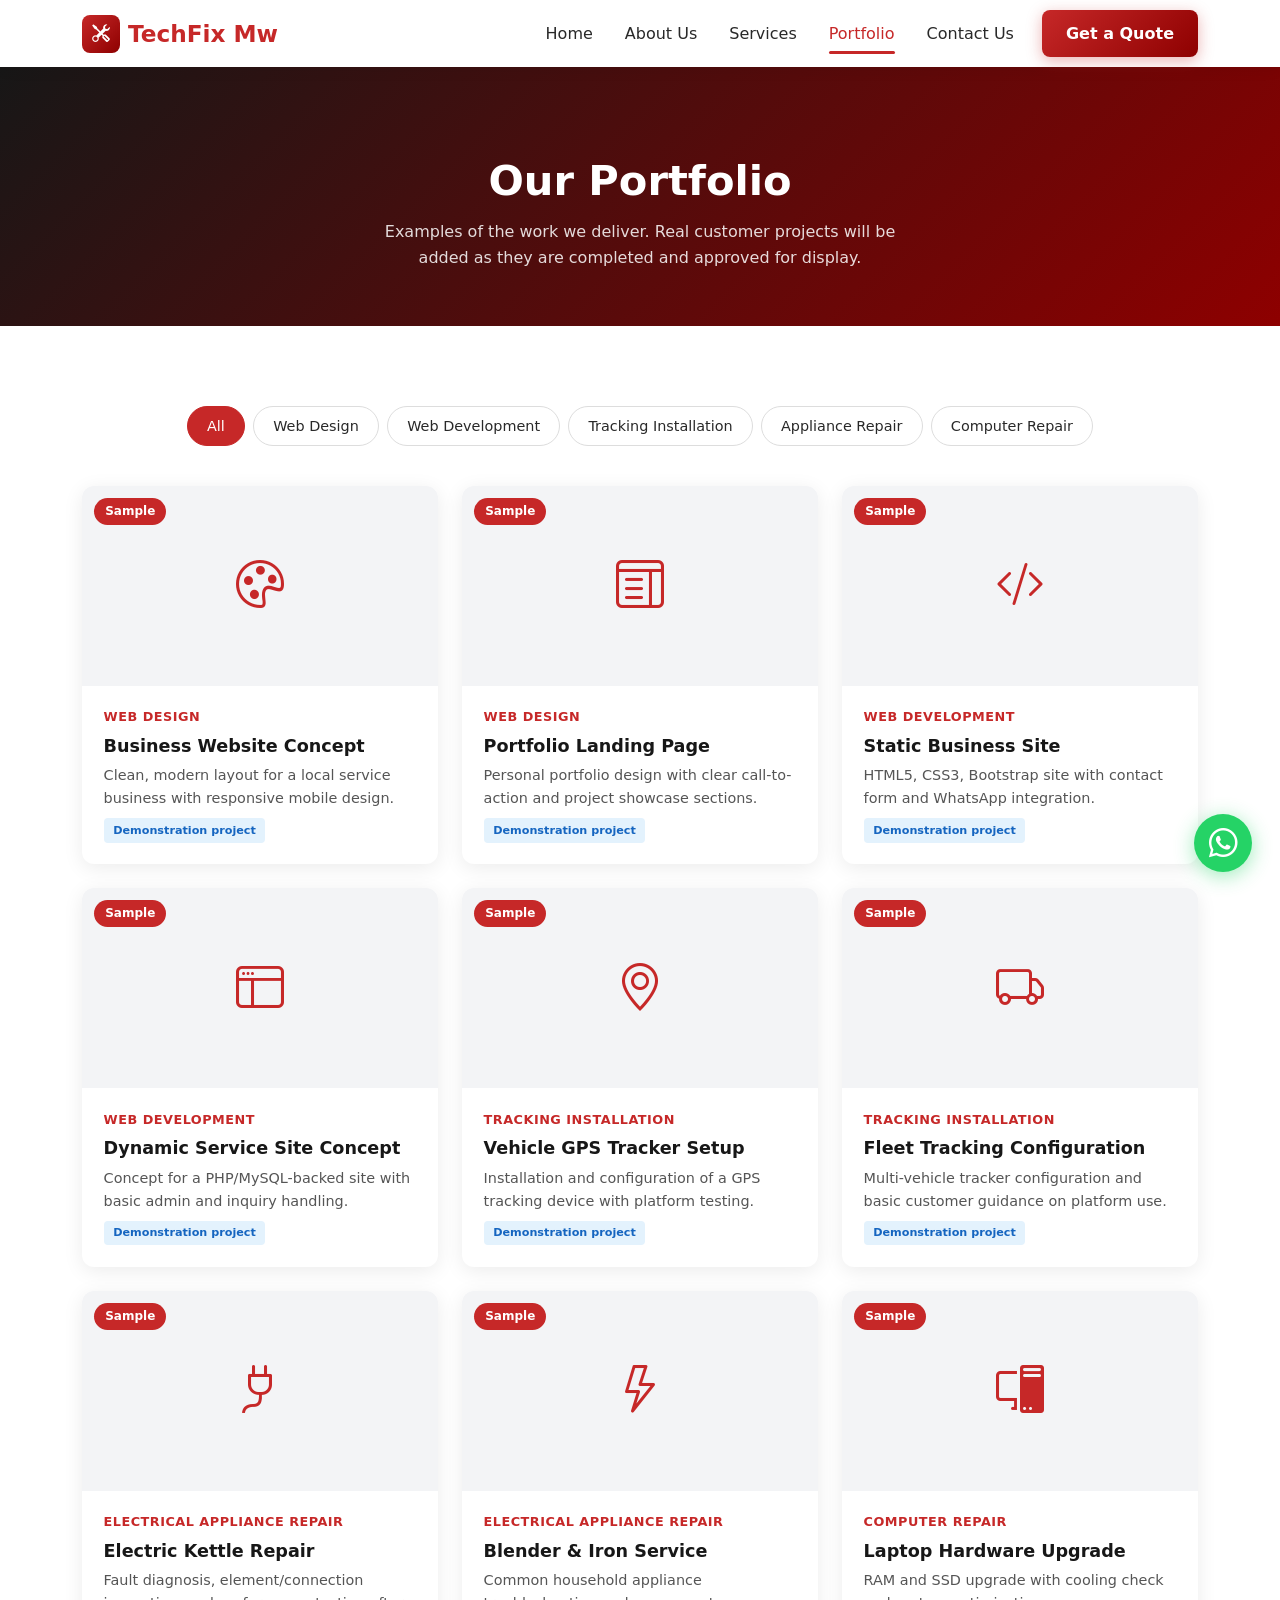
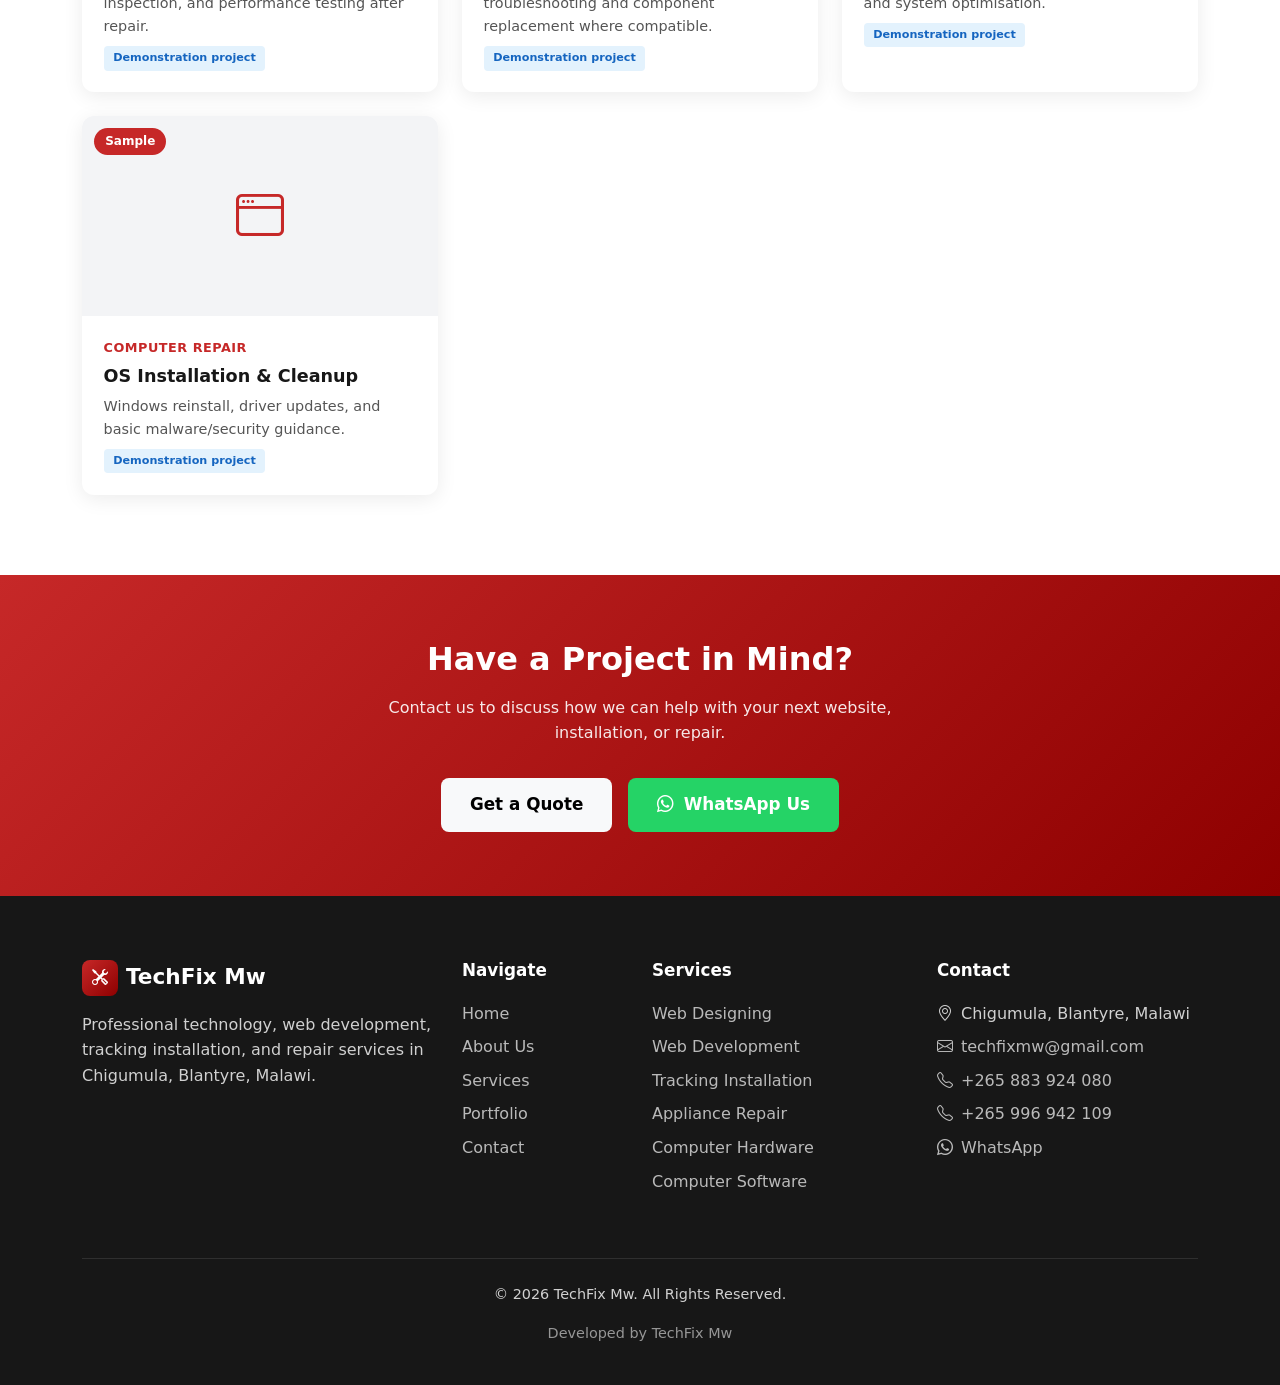
<file: portfolio.html>
<!DOCTYPE html>
<html lang="en">
<head>
  <meta charset="UTF-8">
  <meta name="viewport" content="width=device-width, initial-scale=1.0">
  <title>Portfolio | TechFix Mw – Our Work in Web, Tracking & Repair</title>
  <meta name="description" content="View examples of TechFix Mw work: web design, web development, vehicle tracking installation, electrical appliance repair, and computer repair projects in Blantyre, Malawi.">
  <link rel="icon" href="assets/icons/favicon.svg" type="image/svg+xml">
  <link href="https://cdn.jsdelivr.net/npm/bootstrap@5.3.3/dist/css/bootstrap.min.css" rel="stylesheet">
  <link href="https://cdn.jsdelivr.net/npm/bootstrap-icons@1.11.3/font/bootstrap-icons.min.css" rel="stylesheet">
  <link href="css/style.css" rel="stylesheet">
</head>
<body>

  <!-- Navbar -->
  <nav class="navbar navbar-expand-lg sticky-top">
    <div class="container">
      <a class="navbar-brand" href="index.html">
        <span class="logo-icon"><i class="bi bi-tools"></i></span>
        TechFix Mw
      </a>
      <button class="navbar-toggler" type="button" data-bs-toggle="collapse" data-bs-target="#mainNav" aria-controls="mainNav" aria-expanded="false" aria-label="Toggle navigation">
        <span class="navbar-toggler-icon"></span>
      </button>
      <div class="collapse navbar-collapse" id="mainNav">
        <ul class="navbar-nav ms-auto align-items-lg-center">
          <li class="nav-item"><a class="nav-link" href="index.html">Home</a></li>
          <li class="nav-item"><a class="nav-link" href="about.html">About Us</a></li>
          <li class="nav-item"><a class="nav-link" href="services.html">Services</a></li>
          <li class="nav-item"><a class="nav-link active" href="portfolio.html">Portfolio</a></li>
          <li class="nav-item"><a class="nav-link" href="contact.html">Contact Us</a></li>
          <li class="nav-item">
            <a class="btn btn-primary-custom btn-quote" href="contact.html">Get a Quote</a>
          </li>
        </ul>
      </div>
    </div>
  </nav>

  <!-- Page Header -->
  <section class="page-header">
    <div class="container">
      <h1>Our Portfolio</h1>
      <p>Examples of the work we deliver. Real customer projects will be added as they are completed and approved for display.</p>
    </div>
  </section>

  <!-- Portfolio Gallery -->
  <section class="section">
    <div class="container">
      <div class="portfolio-filter">
        <button class="filter-btn active" data-filter="all">All</button>
        <button class="filter-btn" data-filter="web-design">Web Design</button>
        <button class="filter-btn" data-filter="web-development">Web Development</button>
        <button class="filter-btn" data-filter="tracking">Tracking Installation</button>
        <button class="filter-btn" data-filter="appliance">Appliance Repair</button>
        <button class="filter-btn" data-filter="computer">Computer Repair</button>
      </div>

      <div class="row g-4" id="portfolioGrid">
        <!-- Web Design samples -->
        <div class="col-md-6 col-lg-4" data-category="web-design">
          <div class="portfolio-card">
            <div class="portfolio-img">
              <i class="bi bi-palette"></i>
              <span class="portfolio-badge">Sample</span>
            </div>
            <div class="portfolio-body">
              <div class="category">Web Design</div>
              <h5>Business Website Concept</h5>
              <p>Clean, modern layout for a local service business with responsive mobile design.</p>
              <span class="sample-tag">Demonstration project</span>
            </div>
          </div>
        </div>
        <div class="col-md-6 col-lg-4" data-category="web-design">
          <div class="portfolio-card">
            <div class="portfolio-img">
              <i class="bi bi-layout-text-window"></i>
              <span class="portfolio-badge">Sample</span>
            </div>
            <div class="portfolio-body">
              <div class="category">Web Design</div>
              <h5>Portfolio Landing Page</h5>
              <p>Personal portfolio design with clear call-to-action and project showcase sections.</p>
              <span class="sample-tag">Demonstration project</span>
            </div>
          </div>
        </div>

        <!-- Web Development samples -->
        <div class="col-md-6 col-lg-4" data-category="web-development">
          <div class="portfolio-card">
            <div class="portfolio-img">
              <i class="bi bi-code-slash"></i>
              <span class="portfolio-badge">Sample</span>
            </div>
            <div class="portfolio-body">
              <div class="category">Web Development</div>
              <h5>Static Business Site</h5>
              <p>HTML5, CSS3, Bootstrap site with contact form and WhatsApp integration.</p>
              <span class="sample-tag">Demonstration project</span>
            </div>
          </div>
        </div>
        <div class="col-md-6 col-lg-4" data-category="web-development">
          <div class="portfolio-card">
            <div class="portfolio-img">
              <i class="bi bi-window-sidebar"></i>
              <span class="portfolio-badge">Sample</span>
            </div>
            <div class="portfolio-body">
              <div class="category">Web Development</div>
              <h5>Dynamic Service Site Concept</h5>
              <p>Concept for a PHP/MySQL-backed site with basic admin and inquiry handling.</p>
              <span class="sample-tag">Demonstration project</span>
            </div>
          </div>
        </div>

        <!-- Tracking samples -->
        <div class="col-md-6 col-lg-4" data-category="tracking">
          <div class="portfolio-card">
            <div class="portfolio-img">
              <i class="bi bi-geo-alt"></i>
              <span class="portfolio-badge">Sample</span>
            </div>
            <div class="portfolio-body">
              <div class="category">Tracking Installation</div>
              <h5>Vehicle GPS Tracker Setup</h5>
              <p>Installation and configuration of a GPS tracking device with platform testing.</p>
              <span class="sample-tag">Demonstration project</span>
            </div>
          </div>
        </div>
        <div class="col-md-6 col-lg-4" data-category="tracking">
          <div class="portfolio-card">
            <div class="portfolio-img">
              <i class="bi bi-truck"></i>
              <span class="portfolio-badge">Sample</span>
            </div>
            <div class="portfolio-body">
              <div class="category">Tracking Installation</div>
              <h5>Fleet Tracking Configuration</h5>
              <p>Multi-vehicle tracker configuration and basic customer guidance on platform use.</p>
              <span class="sample-tag">Demonstration project</span>
            </div>
          </div>
        </div>

        <!-- Appliance Repair samples -->
        <div class="col-md-6 col-lg-4" data-category="appliance">
          <div class="portfolio-card">
            <div class="portfolio-img">
              <i class="bi bi-plug"></i>
              <span class="portfolio-badge">Sample</span>
            </div>
            <div class="portfolio-body">
              <div class="category">Electrical Appliance Repair</div>
              <h5>Electric Kettle Repair</h5>
              <p>Fault diagnosis, element/connection inspection, and performance testing after repair.</p>
              <span class="sample-tag">Demonstration project</span>
            </div>
          </div>
        </div>
        <div class="col-md-6 col-lg-4" data-category="appliance">
          <div class="portfolio-card">
            <div class="portfolio-img">
              <i class="bi bi-lightning"></i>
              <span class="portfolio-badge">Sample</span>
            </div>
            <div class="portfolio-body">
              <div class="category">Electrical Appliance Repair</div>
              <h5>Blender & Iron Service</h5>
              <p>Common household appliance troubleshooting and component replacement where compatible.</p>
              <span class="sample-tag">Demonstration project</span>
            </div>
          </div>
        </div>

        <!-- Computer Repair samples -->
        <div class="col-md-6 col-lg-4" data-category="computer">
          <div class="portfolio-card">
            <div class="portfolio-img">
              <i class="bi bi-pc-display"></i>
              <span class="portfolio-badge">Sample</span>
            </div>
            <div class="portfolio-body">
              <div class="category">Computer Repair</div>
              <h5>Laptop Hardware Upgrade</h5>
              <p>RAM and SSD upgrade with cooling check and system optimisation.</p>
              <span class="sample-tag">Demonstration project</span>
            </div>
          </div>
        </div>
        <div class="col-md-6 col-lg-4" data-category="computer">
          <div class="portfolio-card">
            <div class="portfolio-img">
              <i class="bi bi-window"></i>
              <span class="portfolio-badge">Sample</span>
            </div>
            <div class="portfolio-body">
              <div class="category">Computer Repair</div>
              <h5>OS Installation & Cleanup</h5>
              <p>Windows reinstall, driver updates, and basic malware/security guidance.</p>
              <span class="sample-tag">Demonstration project</span>
            </div>
          </div>
        </div>
      </div>
      <!--
      <div class="alert alert-info mt-5 text-center" role="alert">
        <i class="bi bi-info-circle me-2"></i>
        All items currently shown are <strong>clearly marked demonstration/sample projects</strong>. Real completed customer projects will replace these samples once photographs and permission are provided by the business.
      </div>
      -->
    </div>
  </section>

  <!-- CTA -->
  <section class="cta-banner">
    <div class="container">
      <h2>Have a Project in Mind?</h2>
      <p>Contact us to discuss how we can help with your next website, installation, or repair.</p>
      <div class="d-flex flex-wrap justify-content-center gap-3">
        <a href="contact.html" class="btn btn-light btn-lg-custom">Get a Quote</a>
        <a href="https://wa.me/265883924080?text=Hello%20TechFix%20Mw%2C%20I%20would%20like%20to%20inquire%20about%20your%20services.%20Please%20provide%20more%20information." class="btn btn-whatsapp btn-lg-custom" target="_blank" rel="noopener">
          <i class="bi bi-whatsapp me-1"></i> WhatsApp Us
        </a>
      </div>
    </div>
  </section>

  <!-- Footer -->
  <footer class="footer">
    <div class="container">
      <div class="row g-4">
        <div class="col-lg-4">
          <a href="index.html" class="footer-logo">
            <span class="logo-icon"><i class="bi bi-tools"></i></span>
            TechFix Mw
          </a>
          <p class="mt-2">Professional technology, web development, tracking installation, and repair services in Chigumula, Blantyre, Malawi.</p>
        </div>
        <div class="col-6 col-lg-2">
          <h5>Navigate</h5>
          <ul class="footer-links">
            <li><a href="index.html">Home</a></li>
            <li><a href="about.html">About Us</a></li>
            <li><a href="services.html">Services</a></li>
            <li><a href="portfolio.html">Portfolio</a></li>
            <li><a href="contact.html">Contact</a></li>
          </ul>
        </div>
        <div class="col-6 col-lg-3">
          <h5>Services</h5>
          <ul class="footer-links">
            <li><a href="services.html#web-designing">Web Designing</a></li>
            <li><a href="services.html#web-development">Web Development</a></li>
            <li><a href="services.html#tracking">Tracking Installation</a></li>
            <li><a href="services.html#appliance-repair">Appliance Repair</a></li>
            <li><a href="services.html#hardware-repair">Computer Hardware</a></li>
            <li><a href="services.html#software-repair">Computer Software</a></li>
          </ul>
        </div>
        <div class="col-lg-3">
          <h5>Contact</h5>
          <ul class="footer-links">
            <li><i class="bi bi-geo-alt me-2"></i>Chigumula, Blantyre, Malawi</li>
            <li><a href="mailto:techfixmw@gmail.com"><i class="bi bi-envelope me-2"></i>techfixmw@gmail.com</a></li>
            <li><a href="tel:+265883924080"><i class="bi bi-telephone me-2"></i>+265 883 924 080</a></li>
            <li><a href="tel:+265996942109"><i class="bi bi-telephone me-2"></i>+265 996 942 109</a></li>
            <li><a href="https://wa.me/265883924080" target="_blank" rel="noopener"><i class="bi bi-whatsapp me-2"></i>WhatsApp</a></li>
          </ul>
        </div>
      </div>
      <div class="footer-bottom">
        <p>&copy; <span id="currentYear">2025</span> TechFix Mw. All Rights Reserved.</p>
        <p class="credit">Developed by TechFix Mw</p>
      </div>
    </div>
  </footer>

  <a href="https://wa.me/265883924080?text=Hello%20TechFix%20Mw%2C%20I%20would%20like%20to%20inquire%20about%20your%20services.%20Please%20provide%20more%20information." class="whatsapp-float" target="_blank" rel="noopener" aria-label="Chat on WhatsApp">
    <i class="bi bi-whatsapp"></i>
  </a>

  <script src="https://cdn.jsdelivr.net/npm/bootstrap@5.3.3/dist/js/bootstrap.bundle.min.js"></script>
  <script src="js/main.js"></script>
</body>
</html>
</file>
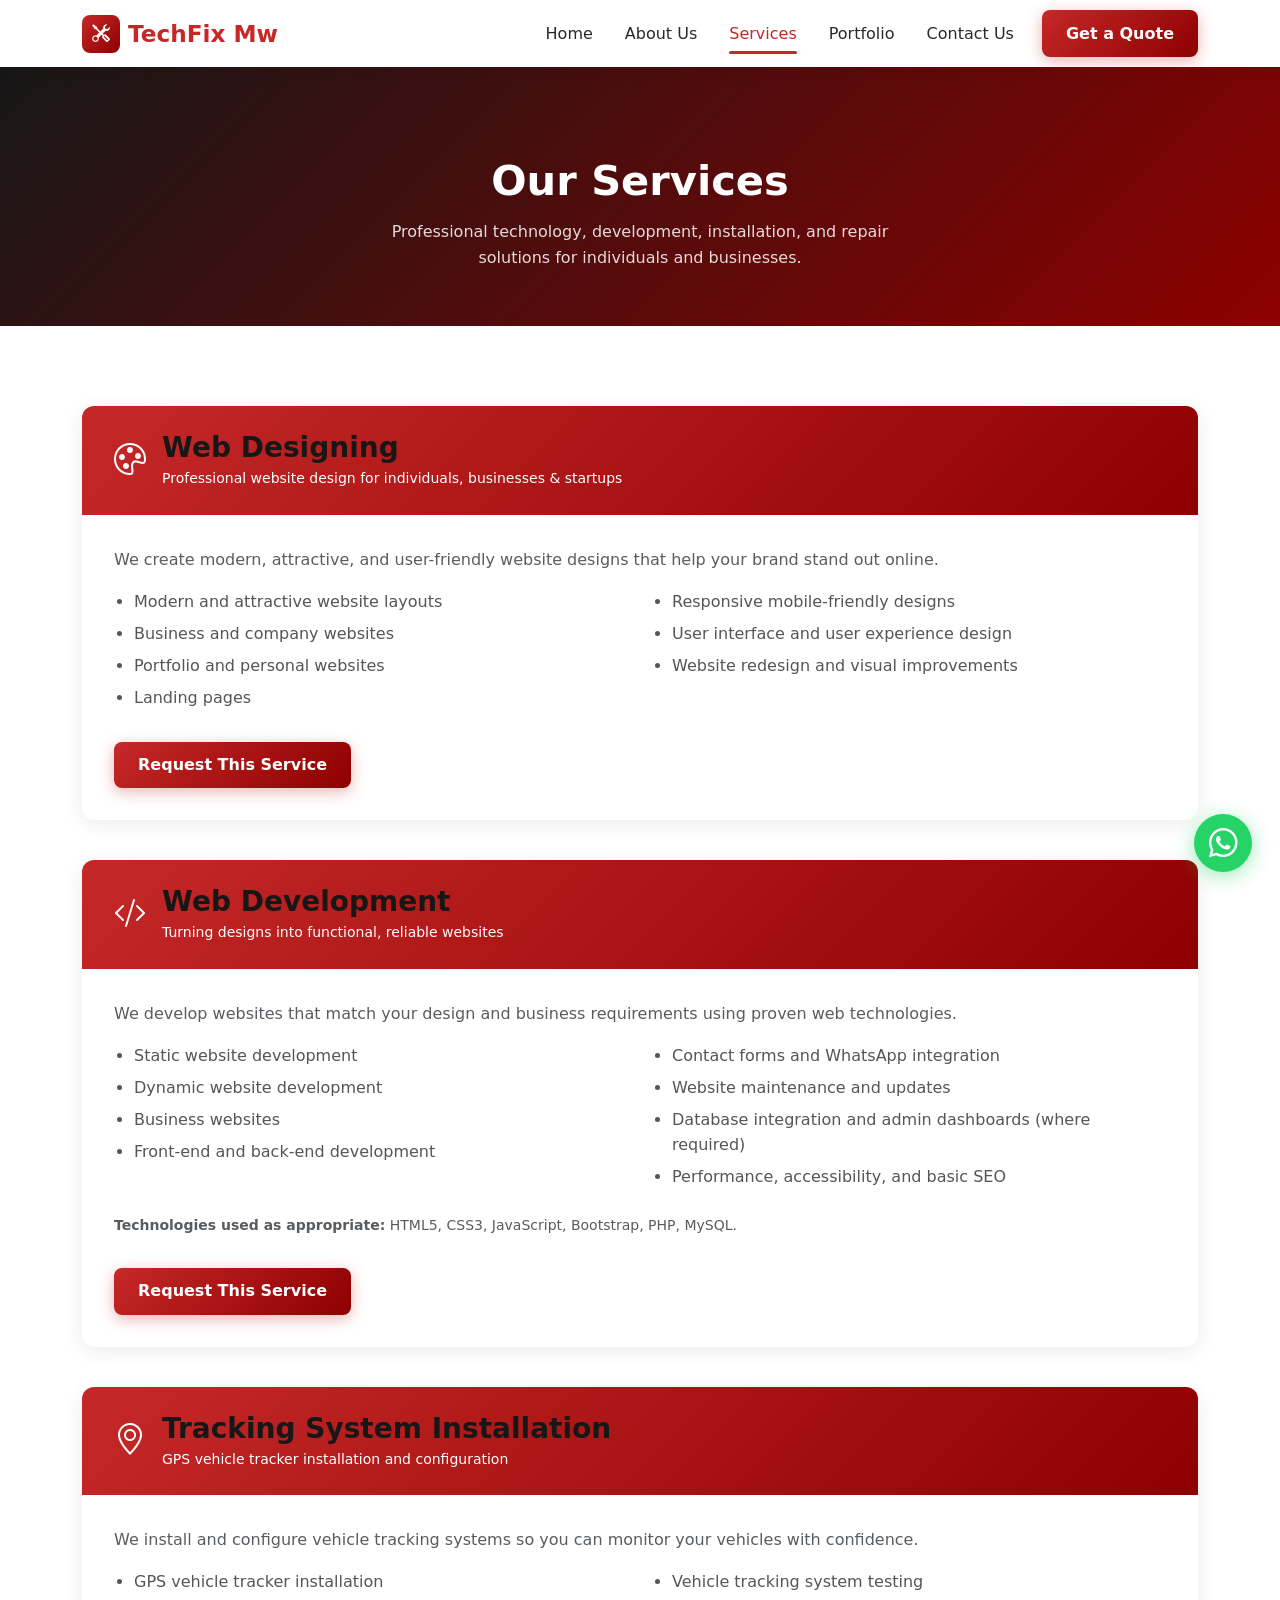
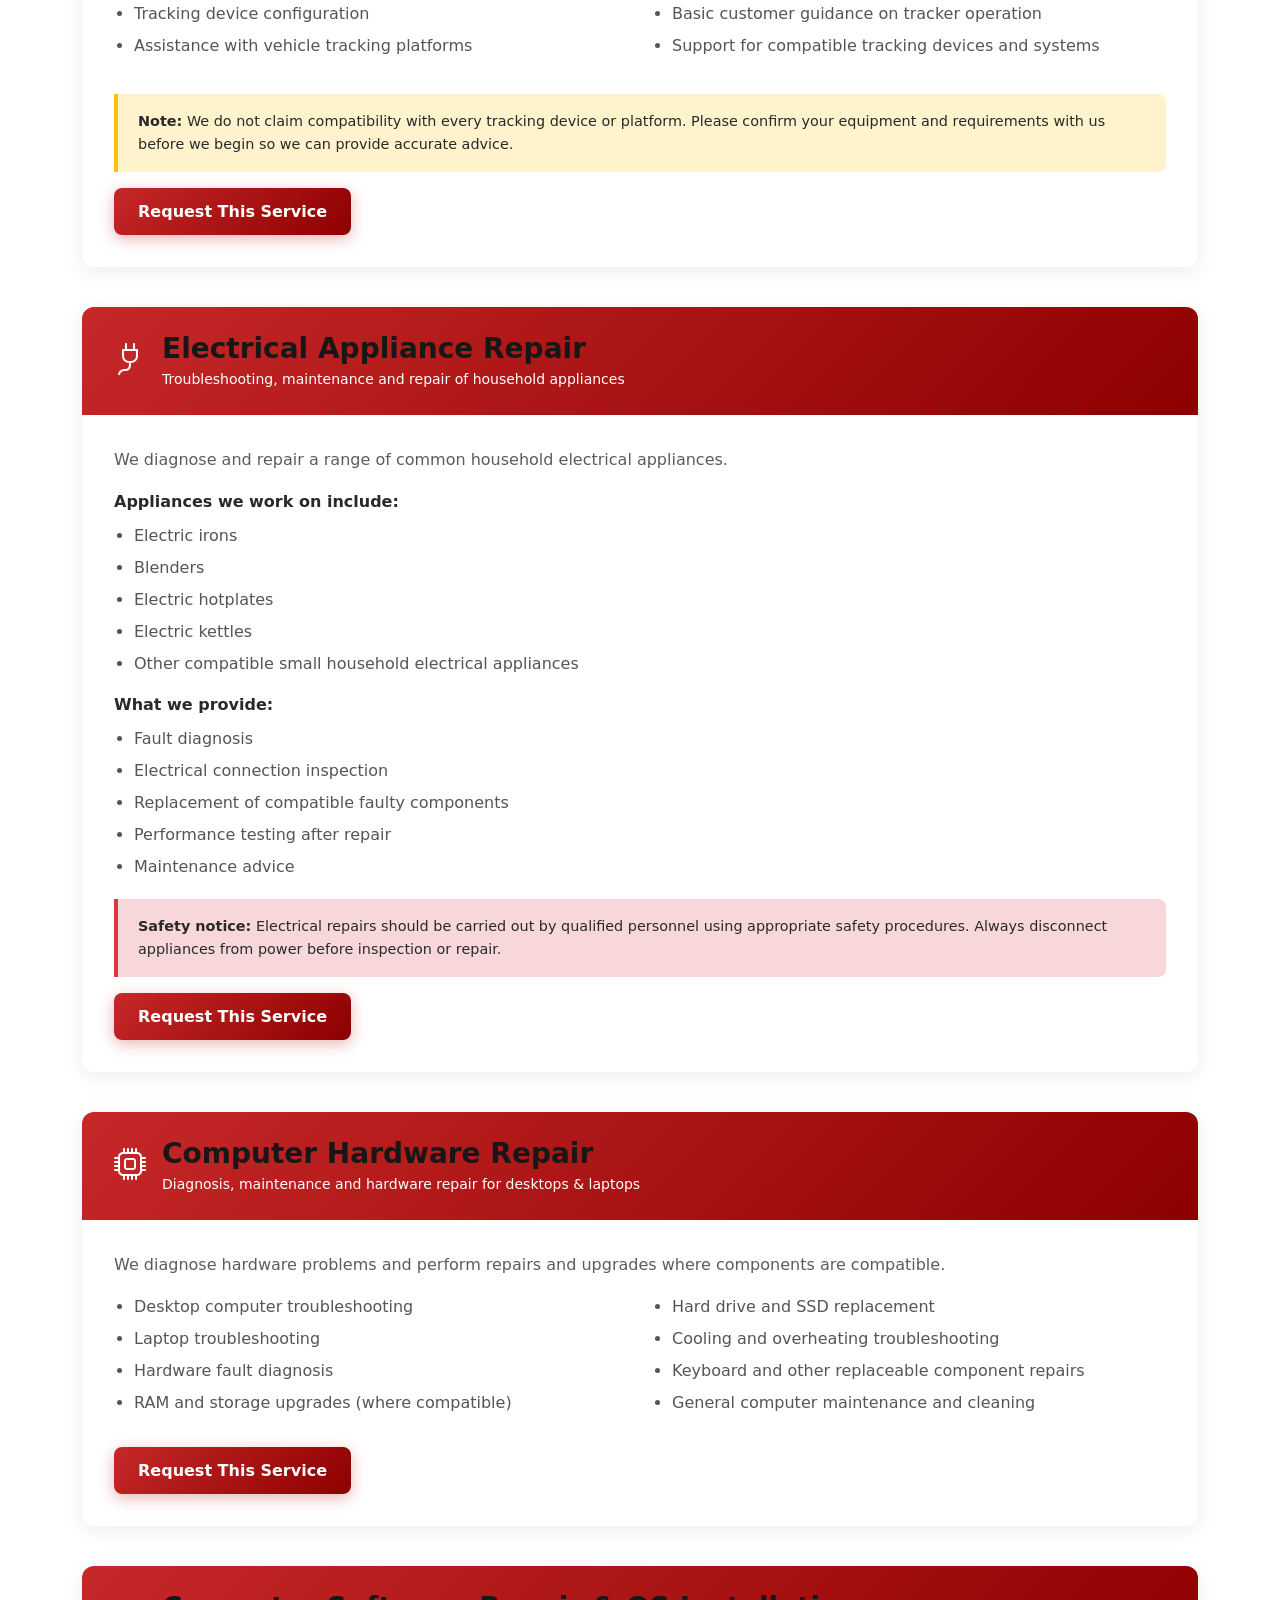
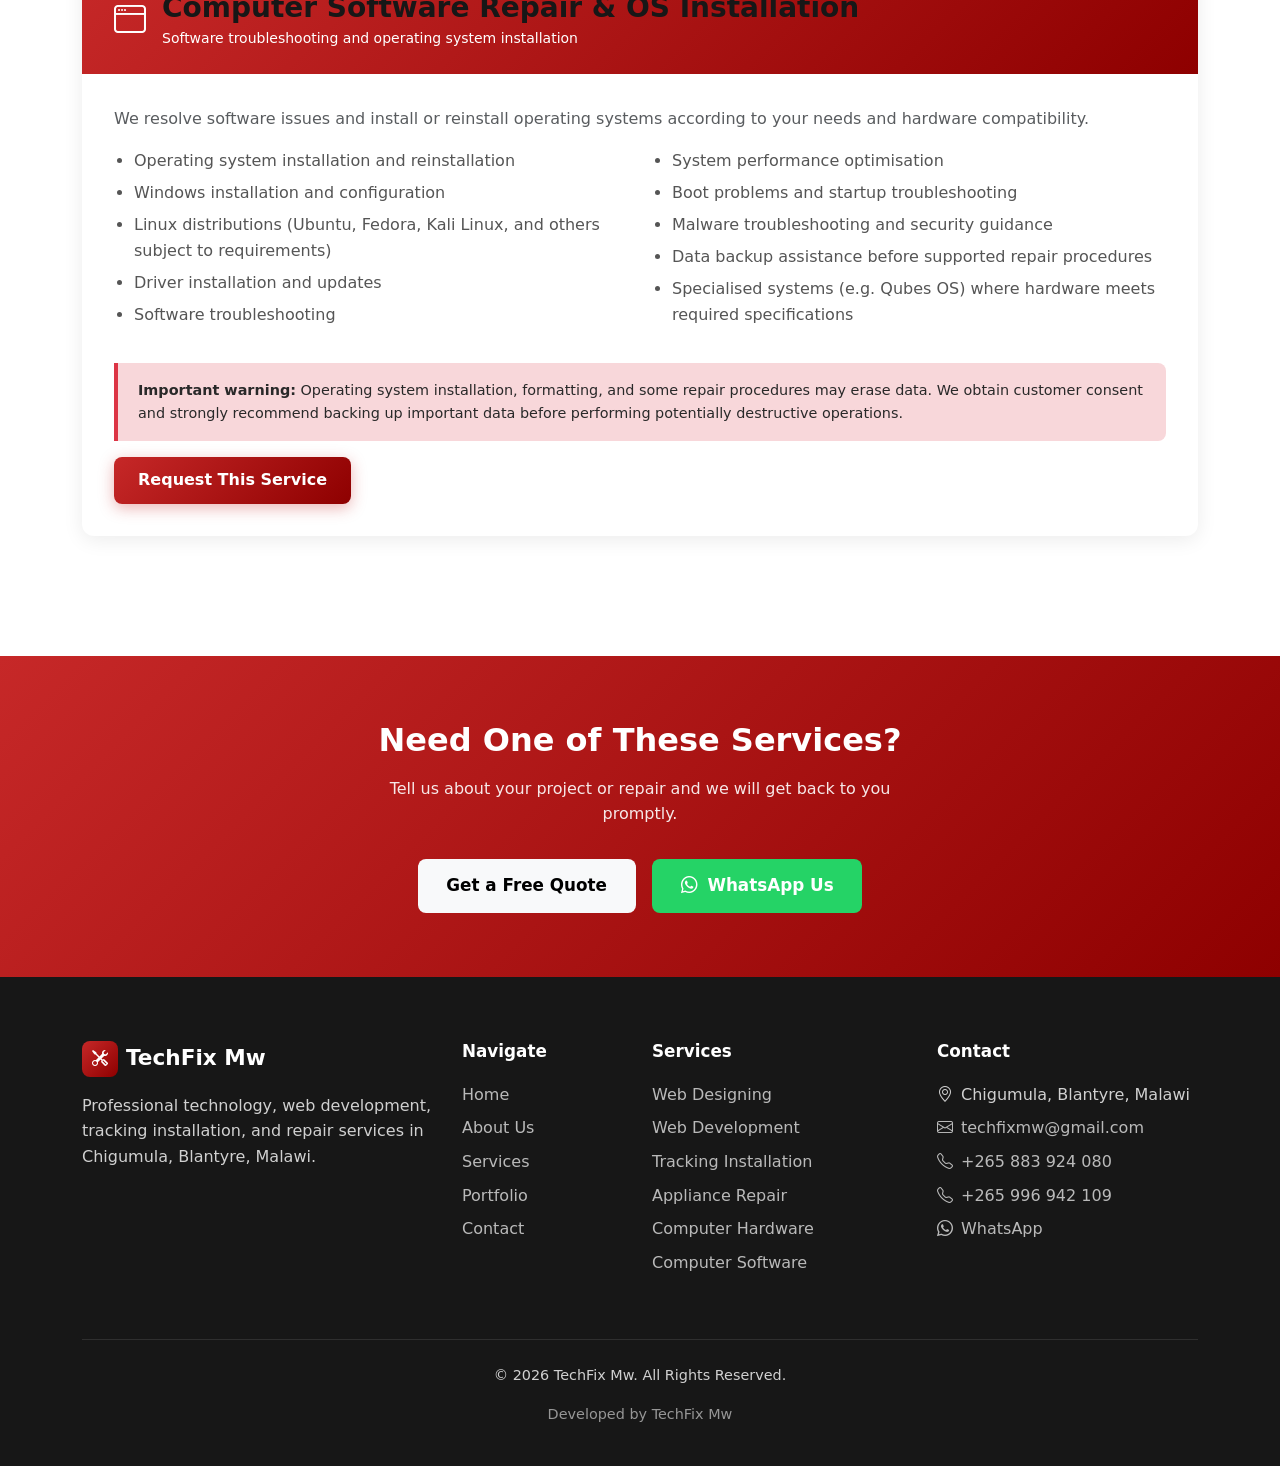
<file: services.html>
<!DOCTYPE html>
<html lang="en">
<head>
  <meta charset="UTF-8">
  <meta name="viewport" content="width=device-width, initial-scale=1.0">
  <title>Services | TechFix Mw – Web Design, Tracking, Computer & Appliance Repair</title>
  <meta name="description" content="Web design, web development, vehicle tracking installation, electrical appliance repair, and computer hardware & software repair services in Blantyre, Malawi.">
  <meta name="keywords" content="web design Blantyre, web development Blantyre, vehicle tracking installation Blantyre, computer repair Blantyre, electrical appliance repair Blantyre, OS installation Malawi">
  <link rel="icon" href="assets/icons/favicon.svg" type="image/svg+xml">
  <link href="https://cdn.jsdelivr.net/npm/bootstrap@5.3.3/dist/css/bootstrap.min.css" rel="stylesheet">
  <link href="https://cdn.jsdelivr.net/npm/bootstrap-icons@1.11.3/font/bootstrap-icons.min.css" rel="stylesheet">
  <link href="css/style.css" rel="stylesheet">
</head>
<body>

  <!-- Navbar -->
  <nav class="navbar navbar-expand-lg sticky-top">
    <div class="container">
      <a class="navbar-brand" href="index.html">
        <span class="logo-icon"><i class="bi bi-tools"></i></span>
        TechFix Mw
      </a>
      <button class="navbar-toggler" type="button" data-bs-toggle="collapse" data-bs-target="#mainNav" aria-controls="mainNav" aria-expanded="false" aria-label="Toggle navigation">
        <span class="navbar-toggler-icon"></span>
      </button>
      <div class="collapse navbar-collapse" id="mainNav">
        <ul class="navbar-nav ms-auto align-items-lg-center">
          <li class="nav-item"><a class="nav-link" href="index.html">Home</a></li>
          <li class="nav-item"><a class="nav-link" href="about.html">About Us</a></li>
          <li class="nav-item"><a class="nav-link active" href="services.html">Services</a></li>
          <li class="nav-item"><a class="nav-link" href="portfolio.html">Portfolio</a></li>
          <li class="nav-item"><a class="nav-link" href="contact.html">Contact Us</a></li>
          <li class="nav-item">
            <a class="btn btn-primary-custom btn-quote" href="contact.html">Get a Quote</a>
          </li>
        </ul>
      </div>
    </div>
  </nav>

  <!-- Page Header -->
  <section class="page-header">
    <div class="container">
      <h1>Our Services</h1>
      <p>Professional technology, development, installation, and repair solutions for individuals and businesses.</p>
    </div>
  </section>

  <!-- Services Detail -->
  <section class="section">
    <div class="container">

      <!-- 1. Web Designing -->
      <div class="service-detail" id="web-designing">
        <div class="service-detail-header">
          <i class="bi bi-palette"></i>
          <div>
            <h3 class="mb-0">Web Designing</h3>
            <small>Professional website design for individuals, businesses & startups</small>
          </div>
        </div>
        <div class="service-detail-body">
          <p class="text-muted">We create modern, attractive, and user-friendly website designs that help your brand stand out online.</p>
          <div class="row">
            <div class="col-md-6">
              <ul>
                <li>Modern and attractive website layouts</li>
                <li>Business and company websites</li>
                <li>Portfolio and personal websites</li>
                <li>Landing pages</li>
              </ul>
            </div>
            <div class="col-md-6">
              <ul>
                <li>Responsive mobile-friendly designs</li>
                <li>User interface and user experience design</li>
                <li>Website redesign and visual improvements</li>
              </ul>
            </div>
          </div>
          <a href="contact.html?service=web-designing" class="btn btn-primary-custom mt-3">Request This Service</a>
        </div>
      </div>

      <!-- 2. Web Development -->
      <div class="service-detail" id="web-development">
        <div class="service-detail-header">
          <i class="bi bi-code-slash"></i>
          <div>
            <h3 class="mb-0">Web Development</h3>
            <small>Turning designs into functional, reliable websites</small>
          </div>
        </div>
        <div class="service-detail-body">
          <p class="text-muted">We develop websites that match your design and business requirements using proven web technologies.</p>
          <div class="row">
            <div class="col-md-6">
              <ul>
                <li>Static website development</li>
                <li>Dynamic website development</li>
                <li>Business websites</li>
                <li>Front-end and back-end development</li>
              </ul>
            </div>
            <div class="col-md-6">
              <ul>
                <li>Contact forms and WhatsApp integration</li>
                <li>Website maintenance and updates</li>
                <li>Database integration and admin dashboards (where required)</li>
                <li>Performance, accessibility, and basic SEO</li>
              </ul>
            </div>
          </div>
          <p class="small text-muted mt-2"><strong>Technologies used as appropriate:</strong> HTML5, CSS3, JavaScript, Bootstrap, PHP, MySQL.</p>
          <a href="contact.html?service=web-development" class="btn btn-primary-custom mt-3">Request This Service</a>
        </div>
      </div>

      <!-- 3. Tracking System Installation -->
      <div class="service-detail" id="tracking">
        <div class="service-detail-header">
          <i class="bi bi-geo-alt"></i>
          <div>
            <h3 class="mb-0">Tracking System Installation</h3>
            <small>GPS vehicle tracker installation and configuration</small>
          </div>
        </div>
        <div class="service-detail-body">
          <p class="text-muted">We install and configure vehicle tracking systems so you can monitor your vehicles with confidence.</p>
          <div class="row">
            <div class="col-md-6">
              <ul>
                <li>GPS vehicle tracker installation</li>
                <li>Tracking device configuration</li>
                <li>Assistance with vehicle tracking platforms</li>
              </ul>
            </div>
            <div class="col-md-6">
              <ul>
                <li>Vehicle tracking system testing</li>
                <li>Basic customer guidance on tracker operation</li>
                <li>Support for compatible tracking devices and systems</li>
              </ul>
            </div>
          </div>
          <div class="service-notice">
            <strong>Note:</strong> We do not claim compatibility with every tracking device or platform. Please confirm your equipment and requirements with us before we begin so we can provide accurate advice.
          </div>
          <a href="contact.html?service=tracking" class="btn btn-primary-custom mt-3">Request This Service</a>
        </div>
      </div>

      <!-- 4. Electrical Appliance Repair -->
      <div class="service-detail" id="appliance-repair">
        <div class="service-detail-header">
          <i class="bi bi-plug"></i>
          <div>
            <h3 class="mb-0">Electrical Appliance Repair</h3>
            <small>Troubleshooting, maintenance and repair of household appliances</small>
          </div>
        </div>
        <div class="service-detail-body">
          <p class="text-muted">We diagnose and repair a range of common household electrical appliances.</p>
          <p class="mb-2"><strong>Appliances we work on include:</strong></p>
          <ul>
            <li>Electric irons</li>
            <li>Blenders</li>
            <li>Electric hotplates</li>
            <li>Electric kettles</li>
            <li>Other compatible small household electrical appliances</li>
          </ul>
          <p class="mb-2"><strong>What we provide:</strong></p>
          <ul>
            <li>Fault diagnosis</li>
            <li>Electrical connection inspection</li>
            <li>Replacement of compatible faulty components</li>
            <li>Performance testing after repair</li>
            <li>Maintenance advice</li>
          </ul>
          <div class="service-warning">
            <strong>Safety notice:</strong> Electrical repairs should be carried out by qualified personnel using appropriate safety procedures. Always disconnect appliances from power before inspection or repair.
          </div>
          <a href="contact.html?service=appliance-repair" class="btn btn-primary-custom mt-3">Request This Service</a>
        </div>
      </div>

      <!-- 5. Computer Hardware Repair -->
      <div class="service-detail" id="hardware-repair">
        <div class="service-detail-header">
          <i class="bi bi-cpu"></i>
          <div>
            <h3 class="mb-0">Computer Hardware Repair</h3>
            <small>Diagnosis, maintenance and hardware repair for desktops & laptops</small>
          </div>
        </div>
        <div class="service-detail-body">
          <p class="text-muted">We diagnose hardware problems and perform repairs and upgrades where components are compatible.</p>
          <div class="row">
            <div class="col-md-6">
              <ul>
                <li>Desktop computer troubleshooting</li>
                <li>Laptop troubleshooting</li>
                <li>Hardware fault diagnosis</li>
                <li>RAM and storage upgrades (where compatible)</li>
              </ul>
            </div>
            <div class="col-md-6">
              <ul>
                <li>Hard drive and SSD replacement</li>
                <li>Cooling and overheating troubleshooting</li>
                <li>Keyboard and other replaceable component repairs</li>
                <li>General computer maintenance and cleaning</li>
              </ul>
            </div>
          </div>
          <a href="contact.html?service=hardware-repair" class="btn btn-primary-custom mt-3">Request This Service</a>
        </div>
      </div>

      <!-- 6. Computer Software Repair -->
      <div class="service-detail" id="software-repair">
        <div class="service-detail-header">
          <i class="bi bi-window"></i>
          <div>
            <h3 class="mb-0">Computer Software Repair & OS Installation</h3>
            <small>Software troubleshooting and operating system installation</small>
          </div>
        </div>
        <div class="service-detail-body">
          <p class="text-muted">We resolve software issues and install or reinstall operating systems according to your needs and hardware compatibility.</p>
          <div class="row">
            <div class="col-md-6">
              <ul>
                <li>Operating system installation and reinstallation</li>
                <li>Windows installation and configuration</li>
                <li>Linux distributions (Ubuntu, Fedora, Kali Linux, and others subject to requirements)</li>
                <li>Driver installation and updates</li>
                <li>Software troubleshooting</li>
              </ul>
            </div>
            <div class="col-md-6">
              <ul>
                <li>System performance optimisation</li>
                <li>Boot problems and startup troubleshooting</li>
                <li>Malware troubleshooting and security guidance</li>
                <li>Data backup assistance before supported repair procedures</li>
                <li>Specialised systems (e.g. Qubes OS) where hardware meets required specifications</li>
              </ul>
            </div>
          </div>
          <div class="service-warning">
            <strong>Important warning:</strong> Operating system installation, formatting, and some repair procedures may erase data. We obtain customer consent and strongly recommend backing up important data before performing potentially destructive operations.
          </div>
          <a href="contact.html?service=software-repair" class="btn btn-primary-custom mt-3">Request This Service</a>
        </div>
      </div>

    </div>
  </section>

  <!-- CTA -->
  <section class="cta-banner">
    <div class="container">
      <h2>Need One of These Services?</h2>
      <p>Tell us about your project or repair and we will get back to you promptly.</p>
      <div class="d-flex flex-wrap justify-content-center gap-3">
        <a href="contact.html" class="btn btn-light btn-lg-custom">Get a Free Quote</a>
        <a href="https://wa.me/265883924080?text=Hello%20TechFix%20Mw%2C%20I%20would%20like%20to%20inquire%20about%20your%20services.%20Please%20provide%20more%20information." class="btn btn-whatsapp btn-lg-custom" target="_blank" rel="noopener">
          <i class="bi bi-whatsapp me-1"></i> WhatsApp Us
        </a>
      </div>
    </div>
  </section>

  <!-- Footer -->
  <footer class="footer">
    <div class="container">
      <div class="row g-4">
        <div class="col-lg-4">
          <a href="index.html" class="footer-logo">
            <span class="logo-icon"><i class="bi bi-tools"></i></span>
            TechFix Mw
          </a>
          <p class="mt-2">Professional technology, web development, tracking installation, and repair services in Chigumula, Blantyre, Malawi.</p>
        </div>
        <div class="col-6 col-lg-2">
          <h5>Navigate</h5>
          <ul class="footer-links">
            <li><a href="index.html">Home</a></li>
            <li><a href="about.html">About Us</a></li>
            <li><a href="services.html">Services</a></li>
            <li><a href="portfolio.html">Portfolio</a></li>
            <li><a href="contact.html">Contact</a></li>
          </ul>
        </div>
        <div class="col-6 col-lg-3">
          <h5>Services</h5>
          <ul class="footer-links">
            <li><a href="#web-designing">Web Designing</a></li>
            <li><a href="#web-development">Web Development</a></li>
            <li><a href="#tracking">Tracking Installation</a></li>
            <li><a href="#appliance-repair">Appliance Repair</a></li>
            <li><a href="#hardware-repair">Computer Hardware</a></li>
            <li><a href="#software-repair">Computer Software</a></li>
          </ul>
        </div>
        <div class="col-lg-3">
          <h5>Contact</h5>
          <ul class="footer-links">
            <li><i class="bi bi-geo-alt me-2"></i>Chigumula, Blantyre, Malawi</li>
            <li><a href="mailto:techfixmw@gmail.com"><i class="bi bi-envelope me-2"></i>techfixmw@gmail.com</a></li>
            <li><a href="tel:+265883924080"><i class="bi bi-telephone me-2"></i>+265 883 924 080</a></li>
            <li><a href="tel:+265996942109"><i class="bi bi-telephone me-2"></i>+265 996 942 109</a></li>
            <li><a href="https://wa.me/265883924080" target="_blank" rel="noopener"><i class="bi bi-whatsapp me-2"></i>WhatsApp</a></li>
          </ul>
        </div>
      </div>
      <div class="footer-bottom">
        <p>&copy; <span id="currentYear">2025</span> TechFix Mw. All Rights Reserved.</p>
        <p class="credit">Developed by TechFix Mw</p>
      </div>
    </div>
  </footer>

  <a href="https://wa.me/265883924080?text=Hello%20TechFix%20Mw%2C%20I%20would%20like%20to%20inquire%20about%20your%20services.%20Please%20provide%20more%20information." class="whatsapp-float" target="_blank" rel="noopener" aria-label="Chat on WhatsApp">
    <i class="bi bi-whatsapp"></i>
  </a>

  <script src="https://cdn.jsdelivr.net/npm/bootstrap@5.3.3/dist/js/bootstrap.bundle.min.js"></script>
  <script src="js/main.js"></script>
</body>
</html>
</file>
<file: css/style.css>
/* =====================================================
   TechFix Mw – Professional Website Styles
   Primary: #C62828 | Secondary: #8E0000 | Dark: #171717
   ===================================================== */

:root {
  --primary: #C62828;
  --primary-dark: #8E0000;
  --primary-light: #ef5350;
  --dark: #171717;
  --text: #292929;
  --text-muted: #555555;
  --light-bg: #F3F4F6;
  --white: #FFFFFF;
  --shadow: 0 4px 20px rgba(0, 0, 0, 0.08);
  --shadow-hover: 0 8px 30px rgba(198, 40, 40, 0.18);
  --radius: 12px;
  --transition: all 0.3s ease;
}

* {
  margin: 0;
  padding: 0;
  box-sizing: border-box;
}

html {
  scroll-behavior: smooth;
}

body {
  font-family: 'Segoe UI', system-ui, -apple-system, BlinkMacSystemFont, Roboto, 'Helvetica Neue', Arial, sans-serif;
  color: var(--text);
  background-color: var(--white);
  line-height: 1.6;
  overflow-x: hidden;
}

img {
  max-width: 100%;
  height: auto;
  display: block;
}

a {
  text-decoration: none;
  color: inherit;
  transition: var(--transition);
}

/* ---------- Typography ---------- */
h1, h2, h3, h4, h5, h6 {
  font-weight: 700;
  line-height: 1.25;
  color: var(--dark);
}

.section-title {
  font-size: clamp(1.75rem, 4vw, 2.5rem);
  margin-bottom: 0.75rem;
  position: relative;
}

.section-subtitle {
  color: var(--text-muted);
  font-size: 1.05rem;
  max-width: 640px;
  margin: 0 auto 2.5rem;
}

.text-primary-custom {
  color: var(--primary) !important;
}

.bg-primary-custom {
  background-color: var(--primary) !important;
}

.bg-dark-custom {
  background-color: var(--dark) !important;
}

/* ---------- Buttons ---------- */
.btn {
  border-radius: 8px;
  font-weight: 600;
  padding: 0.7rem 1.5rem;
  transition: var(--transition);
  border: none;
}

.btn-primary-custom {
  background: linear-gradient(135deg, var(--primary), var(--primary-dark));
  color: var(--white);
  box-shadow: 0 4px 15px rgba(198, 40, 40, 0.35);
}

.btn-primary-custom:hover {
  background: linear-gradient(135deg, var(--primary-dark), #6d0000);
  color: var(--white);
  transform: translateY(-2px);
  box-shadow: 0 6px 20px rgba(198, 40, 40, 0.45);
}

.btn-outline-custom {
  border: 2px solid var(--primary);
  color: var(--primary);
  background: transparent;
}

.btn-outline-custom:hover {
  background: var(--primary);
  color: var(--white);
  transform: translateY(-2px);
}

.btn-whatsapp {
  background: #25D366;
  color: white;
}

.btn-whatsapp:hover {
  background: #1da851;
  color: white;
  transform: translateY(-2px);
}

.btn-lg-custom {
  padding: 0.9rem 1.8rem;
  font-size: 1.05rem;
}

/* ---------- Navbar ---------- */
.navbar {
  background: var(--white);
  box-shadow: 0 2px 15px rgba(0, 0, 0, 0.06);
  padding: 0.6rem 0;
  transition: var(--transition);
}

.navbar.scrolled {
  box-shadow: 0 4px 20px rgba(0, 0, 0, 0.1);
}

.navbar-brand {
  font-weight: 800;
  font-size: 1.45rem;
  color: var(--primary) !important;
  display: flex;
  align-items: center;
  gap: 0.5rem;
}

.navbar-brand .logo-icon {
  width: 38px;
  height: 38px;
  background: linear-gradient(135deg, var(--primary), var(--primary-dark));
  border-radius: 8px;
  display: flex;
  align-items: center;
  justify-content: center;
  color: white;
  font-size: 1.1rem;
}

.nav-link {
  font-weight: 500;
  color: var(--text) !important;
  padding: 0.5rem 1rem !important;
  position: relative;
}

.nav-link:hover,
.nav-link.active {
  color: var(--primary) !important;
}

.nav-link.active::after {
  content: '';
  position: absolute;
  bottom: 0;
  left: 1rem;
  right: 1rem;
  height: 3px;
  background: var(--primary);
  border-radius: 2px;
}

.navbar .btn-quote {
  margin-left: 0.75rem;
}

.navbar-toggler {
  border: none;
  padding: 0.4rem;
}

.navbar-toggler:focus {
  box-shadow: none;
}

/* ---------- Hero ---------- */
.hero {
  background: linear-gradient(135deg, rgba(23, 23, 23, 0.88), rgba(142, 0, 0, 0.75)),
              url('https://images.unsplash.com/photo-1518770660439-4636190af475?auto=format&fit=crop&w=1600&q=80') center/cover no-repeat;
  min-height: 92vh;
  display: flex;
  align-items: center;
  color: white;
  position: relative;
  padding: 6rem 0 4rem;
}

.hero h1 {
  color: white;
  font-size: clamp(2rem, 5vw, 3.2rem);
  font-weight: 800;
  margin-bottom: 1.25rem;
  line-height: 1.2;
}

.hero p.lead {
  font-size: 1.15rem;
  opacity: 0.95;
  max-width: 560px;
  margin-bottom: 2rem;
}

.hero-buttons {
  display: flex;
  flex-wrap: wrap;
  gap: 1rem;
}

.hero-badge {
  display: inline-block;
  background: rgba(255, 255, 255, 0.15);
  backdrop-filter: blur(6px);
  padding: 0.35rem 1rem;
  border-radius: 50px;
  font-size: 0.85rem;
  margin-bottom: 1.25rem;
  border: 1px solid rgba(255, 255, 255, 0.25);
}

/* ---------- Sections ---------- */
.section {
  padding: 5rem 0;
}

.section-light {
  background: var(--light-bg);
}

.section-dark {
  background: var(--dark);
  color: white;
}

.section-dark h2,
.section-dark h3,
.section-dark h4 {
  color: white;
}

.section-dark .section-subtitle {
  color: rgba(255, 255, 255, 0.75);
}

/* ---------- Service Cards ---------- */
.service-card {
  background: white;
  border-radius: var(--radius);
  padding: 2rem 1.5rem;
  height: 100%;
  box-shadow: var(--shadow);
  transition: var(--transition);
  border: 1px solid transparent;
  text-align: center;
}

.service-card:hover {
  transform: translateY(-6px);
  box-shadow: var(--shadow-hover);
  border-color: rgba(198, 40, 40, 0.15);
}

.service-icon {
  width: 70px;
  height: 70px;
  background: linear-gradient(135deg, rgba(198, 40, 40, 0.12), rgba(142, 0, 0, 0.08));
  border-radius: 16px;
  display: flex;
  align-items: center;
  justify-content: center;
  margin: 0 auto 1.25rem;
  font-size: 1.85rem;
  color: var(--primary);
}

.service-card h4 {
  font-size: 1.2rem;
  margin-bottom: 0.75rem;
}

.service-card p {
  color: var(--text-muted);
  font-size: 0.95rem;
  margin-bottom: 1.25rem;
}

.service-card .learn-more {
  color: var(--primary);
  font-weight: 600;
  font-size: 0.9rem;
}

.service-card .learn-more:hover {
  color: var(--primary-dark);
}

/* Detailed service blocks on Services page */
.service-detail {
  background: white;
  border-radius: var(--radius);
  overflow: hidden;
  box-shadow: var(--shadow);
  margin-bottom: 2.5rem;
  transition: var(--transition);
}

.service-detail:hover {
  box-shadow: var(--shadow-hover);
}

.service-detail-header {
  background: linear-gradient(135deg, var(--primary), var(--primary-dark));
  color: white;
  padding: 1.5rem 2rem;
  display: flex;
  align-items: center;
  gap: 1rem;
}

.service-detail-header i {
  font-size: 2rem;
}

.service-detail-body {
  padding: 2rem;
}

.service-detail-body ul {
  padding-left: 1.25rem;
}

.service-detail-body li {
  margin-bottom: 0.4rem;
  color: var(--text-muted);
}

.service-notice {
  background: #fff3cd;
  border-left: 4px solid #ffc107;
  padding: 1rem 1.25rem;
  border-radius: 0 8px 8px 0;
  font-size: 0.9rem;
  margin-top: 1.25rem;
}

.service-warning {
  background: #f8d7da;
  border-left: 4px solid #dc3545;
  padding: 1rem 1.25rem;
  border-radius: 0 8px 8px 0;
  font-size: 0.9rem;
  margin-top: 1.25rem;
}

/* ---------- Why Choose ---------- */
.feature-item {
  display: flex;
  gap: 1rem;
  margin-bottom: 1.5rem;
}

.feature-icon {
  flex-shrink: 0;
  width: 48px;
  height: 48px;
  background: linear-gradient(135deg, var(--primary), var(--primary-dark));
  border-radius: 10px;
  display: flex;
  align-items: center;
  justify-content: center;
  color: white;
  font-size: 1.25rem;
}

.feature-item h5 {
  margin-bottom: 0.25rem;
  font-size: 1.05rem;
}

.feature-item p {
  color: var(--text-muted);
  font-size: 0.92rem;
  margin: 0;
}

/* ---------- Portfolio ---------- */
.portfolio-filter {
  display: flex;
  flex-wrap: wrap;
  gap: 0.5rem;
  justify-content: center;
  margin-bottom: 2.5rem;
}

.filter-btn {
  padding: 0.45rem 1.2rem;
  border-radius: 50px;
  border: 1.5px solid #ddd;
  background: white;
  font-weight: 500;
  font-size: 0.9rem;
  cursor: pointer;
  transition: var(--transition);
  color: var(--text);
}

.filter-btn:hover,
.filter-btn.active {
  background: var(--primary);
  border-color: var(--primary);
  color: white;
}

.portfolio-card {
  background: white;
  border-radius: var(--radius);
  overflow: hidden;
  box-shadow: var(--shadow);
  transition: var(--transition);
  height: 100%;
}

.portfolio-card:hover {
  transform: translateY(-5px);
  box-shadow: var(--shadow-hover);
}

.portfolio-img {
  height: 200px;
  background: var(--light-bg);
  display: flex;
  align-items: center;
  justify-content: center;
  color: var(--primary);
  font-size: 3rem;
  position: relative;
  overflow: hidden;
}

.portfolio-img img {
  width: 100%;
  height: 100%;
  object-fit: cover;
}

.portfolio-badge {
  position: absolute;
  top: 12px;
  left: 12px;
  background: var(--primary);
  color: white;
  font-size: 0.75rem;
  padding: 0.25rem 0.7rem;
  border-radius: 50px;
  font-weight: 600;
}

.portfolio-body {
  padding: 1.35rem;
}

.portfolio-body h5 {
  font-size: 1.1rem;
  margin-bottom: 0.4rem;
}

.portfolio-body .category {
  color: var(--primary);
  font-size: 0.8rem;
  font-weight: 600;
  text-transform: uppercase;
  letter-spacing: 0.5px;
  margin-bottom: 0.5rem;
}

.portfolio-body p {
  color: var(--text-muted);
  font-size: 0.9rem;
  margin-bottom: 0;
}

.sample-tag {
  display: inline-block;
  background: #e3f2fd;
  color: #1565c0;
  font-size: 0.7rem;
  padding: 0.2rem 0.6rem;
  border-radius: 4px;
  font-weight: 600;
  margin-top: 0.5rem;
}

/* ---------- About / Manager ---------- */
.manager-card {
  background: white;
  border-radius: var(--radius);
  padding: 2.5rem 2rem;
  box-shadow: var(--shadow);
  text-align: center;
  max-width: 420px;
  margin: 0 auto;
}

.manager-photo {
  position: relative;
  width: 160px;
  height: 160px;
  max-width: 100%;
  border-radius: 50%;
  border: 5px solid var(--primary);
  margin: 0 auto 1.25rem;
  background: var(--light-bg);
  overflow: hidden;
  display: flex;
  align-items: center;
  justify-content: center;
}

.manager-photo img {
  position: absolute;
  inset: 0;
  width: 100%;
  height: 100%;
  object-fit: cover;
  object-position: center;
  display: block;
  border-radius: 50%;
  z-index: 2;
}

/* Fallback icon – only visible when the image is missing or failed to load */
.manager-photo-fallback {
  font-size: 4rem;
  color: var(--primary);
  line-height: 1;
  z-index: 1;
}

/* Hide the icon completely when a real photo is present */
.manager-photo:has(img) .manager-photo-fallback {
  display: none;
}

/* Mobile: slightly smaller circle that stays perfectly round */
@media (max-width: 575.98px) {
  .manager-photo {
    width: 140px;
    height: 140px;
  }
}

.manager-card h3 {
  margin-bottom: 0.25rem;
}

.manager-card .position {
  color: var(--primary);
  font-weight: 600;
  margin-bottom: 1rem;
}

.values-list {
  list-style: none;
  padding: 0;
}

.values-list li {
  padding: 0.65rem 0;
  border-bottom: 1px solid #eee;
  display: flex;
  align-items: center;
  gap: 0.75rem;
}

.values-list li:last-child {
  border-bottom: none;
}

.values-list i {
  color: var(--primary);
  font-size: 1.2rem;
}

/* ---------- Contact ---------- */
.contact-info-card {
  background: white;
  border-radius: var(--radius);
  padding: 2rem;
  box-shadow: var(--shadow);
  height: 100%;
}

.contact-item {
  display: flex;
  gap: 1rem;
  margin-bottom: 1.5rem;
}

.contact-item:last-child {
  margin-bottom: 0;
}

.contact-icon {
  width: 46px;
  height: 46px;
  background: linear-gradient(135deg, var(--primary), var(--primary-dark));
  border-radius: 10px;
  display: flex;
  align-items: center;
  justify-content: center;
  color: white;
  flex-shrink: 0;
  font-size: 1.15rem;
}

.contact-item h6 {
  margin-bottom: 0.2rem;
  font-size: 0.95rem;
}

.contact-item a,
.contact-item p {
  color: var(--text-muted);
  font-size: 0.95rem;
  margin: 0;
}

.contact-item a:hover {
  color: var(--primary);
}

.contact-form {
  background: white;
  border-radius: var(--radius);
  padding: 2rem;
  box-shadow: var(--shadow);
}

.form-label {
  font-weight: 600;
  font-size: 0.9rem;
  color: var(--dark);
}

.form-control,
.form-select {
  border-radius: 8px;
  border: 1.5px solid #ddd;
  padding: 0.7rem 1rem;
  transition: var(--transition);
}

.form-control:focus,
.form-select:focus {
  border-color: var(--primary);
  box-shadow: 0 0 0 3px rgba(198, 40, 40, 0.15);
}

.form-control.is-invalid {
  border-color: #dc3545;
}

/* ---------- CTA Banner ---------- */
.cta-banner {
  background: linear-gradient(135deg, var(--primary), var(--primary-dark));
  color: white;
  padding: 4rem 0;
  text-align: center;
}

.cta-banner h2 {
  color: white;
  margin-bottom: 1rem;
}

.cta-banner p {
  opacity: 0.9;
  max-width: 560px;
  margin: 0 auto 2rem;
}

/* ---------- Footer ---------- */
.footer {
  background: var(--dark);
  color: rgba(255, 255, 255, 0.8);
  padding: 4rem 0 0;
}

.footer h5 {
  color: white;
  font-size: 1.05rem;
  margin-bottom: 1.25rem;
}

.footer a {
  color: rgba(255, 255, 255, 0.7);
}

.footer a:hover {
  color: var(--primary-light);
}

.footer-logo {
  font-weight: 800;
  font-size: 1.35rem;
  color: white !important;
  display: flex;
  align-items: center;
  gap: 0.5rem;
  margin-bottom: 1rem;
}

.footer-logo .logo-icon {
  width: 36px;
  height: 36px;
  background: linear-gradient(135deg, var(--primary), var(--primary-dark));
  border-radius: 8px;
  display: flex;
  align-items: center;
  justify-content: center;
  color: white;
  font-size: 1rem;
}

.footer-links {
  list-style: none;
  padding: 0;
}

.footer-links li {
  margin-bottom: 0.5rem;
}

.footer-bottom {
  border-top: 1px solid rgba(255, 255, 255, 0.1);
  padding: 1.5rem 0;
  margin-top: 3rem;
  text-align: center;
  font-size: 0.9rem;
}

.footer-bottom .credit {
  color: rgba(255, 255, 255, 0.55);
  margin-top: 0.35rem;
}

/* ---------- Floating WhatsApp ---------- */
.whatsapp-float {
  position: fixed;
  bottom: 28px;
  right: 28px;
  width: 58px;
  height: 58px;
  background: #25D366;
  color: white;
  border-radius: 50%;
  display: flex;
  align-items: center;
  justify-content: center;
  font-size: 1.8rem;
  box-shadow: 0 4px 20px rgba(37, 211, 102, 0.45);
  z-index: 1050;
  transition: var(--transition);
}

.whatsapp-float:hover {
  transform: scale(1.08);
  color: white;
  box-shadow: 0 6px 25px rgba(37, 211, 102, 0.55);
}

/* ---------- Page Header ---------- */
.page-header {
  background: linear-gradient(135deg, var(--dark), var(--primary-dark));
  color: white;
  padding: 5.5rem 0 3.5rem;
  text-align: center;
}

.page-header h1 {
  color: white;
  font-size: clamp(1.8rem, 4vw, 2.6rem);
  margin-bottom: 0.75rem;
}

.page-header p {
  opacity: 0.85;
  max-width: 560px;
  margin: 0 auto;
}

.breadcrumb-nav {
  justify-content: center;
  background: transparent;
  margin-top: 1rem;
}

.breadcrumb-nav .breadcrumb-item a {
  color: rgba(255, 255, 255, 0.7);
}

.breadcrumb-nav .breadcrumb-item.active {
  color: white;
}

.breadcrumb-item + .breadcrumb-item::before {
  color: rgba(255, 255, 255, 0.5);
}

/* ---------- Utilities ---------- */
.rounded-custom {
  border-radius: var(--radius);
}

.shadow-custom {
  box-shadow: var(--shadow);
}

/* ---------- Responsive ---------- */
@media (max-width: 991.98px) {
  .navbar-nav {
    padding: 1rem 0;
  }

  .nav-link.active::after {
    display: none;
  }

  .navbar .btn-quote {
    margin: 0.75rem 0 0;
    width: 100%;
  }

  .hero {
    min-height: auto;
    padding: 7rem 0 4rem;
  }
}

@media (max-width: 575.98px) {
  .section {
    padding: 3.5rem 0;
  }

  .hero-buttons {
    flex-direction: column;
  }

  .hero-buttons .btn {
    width: 100%;
    text-align: center;
  }

  .whatsapp-float {
    bottom: 20px;
    right: 20px;
    width: 52px;
    height: 52px;
    font-size: 1.6rem;
  }
}

/* ---------- 404 ---------- */
.error-page {
  min-height: 80vh;
  display: flex;
  align-items: center;
  justify-content: center;
  text-align: center;
  padding: 4rem 1rem;
}

.error-page h1 {
  font-size: 6rem;
  color: var(--primary);
  font-weight: 800;
}

/* ---------- Accessibility ---------- */
:focus-visible {
  outline: 3px solid var(--primary);
  outline-offset: 2px;
}

.sr-only {
  position: absolute;
  width: 1px;
  height: 1px;
  padding: 0;
  margin: -1px;
  overflow: hidden;
  clip: rect(0, 0, 0, 0);
  border: 0;
}
</file>
